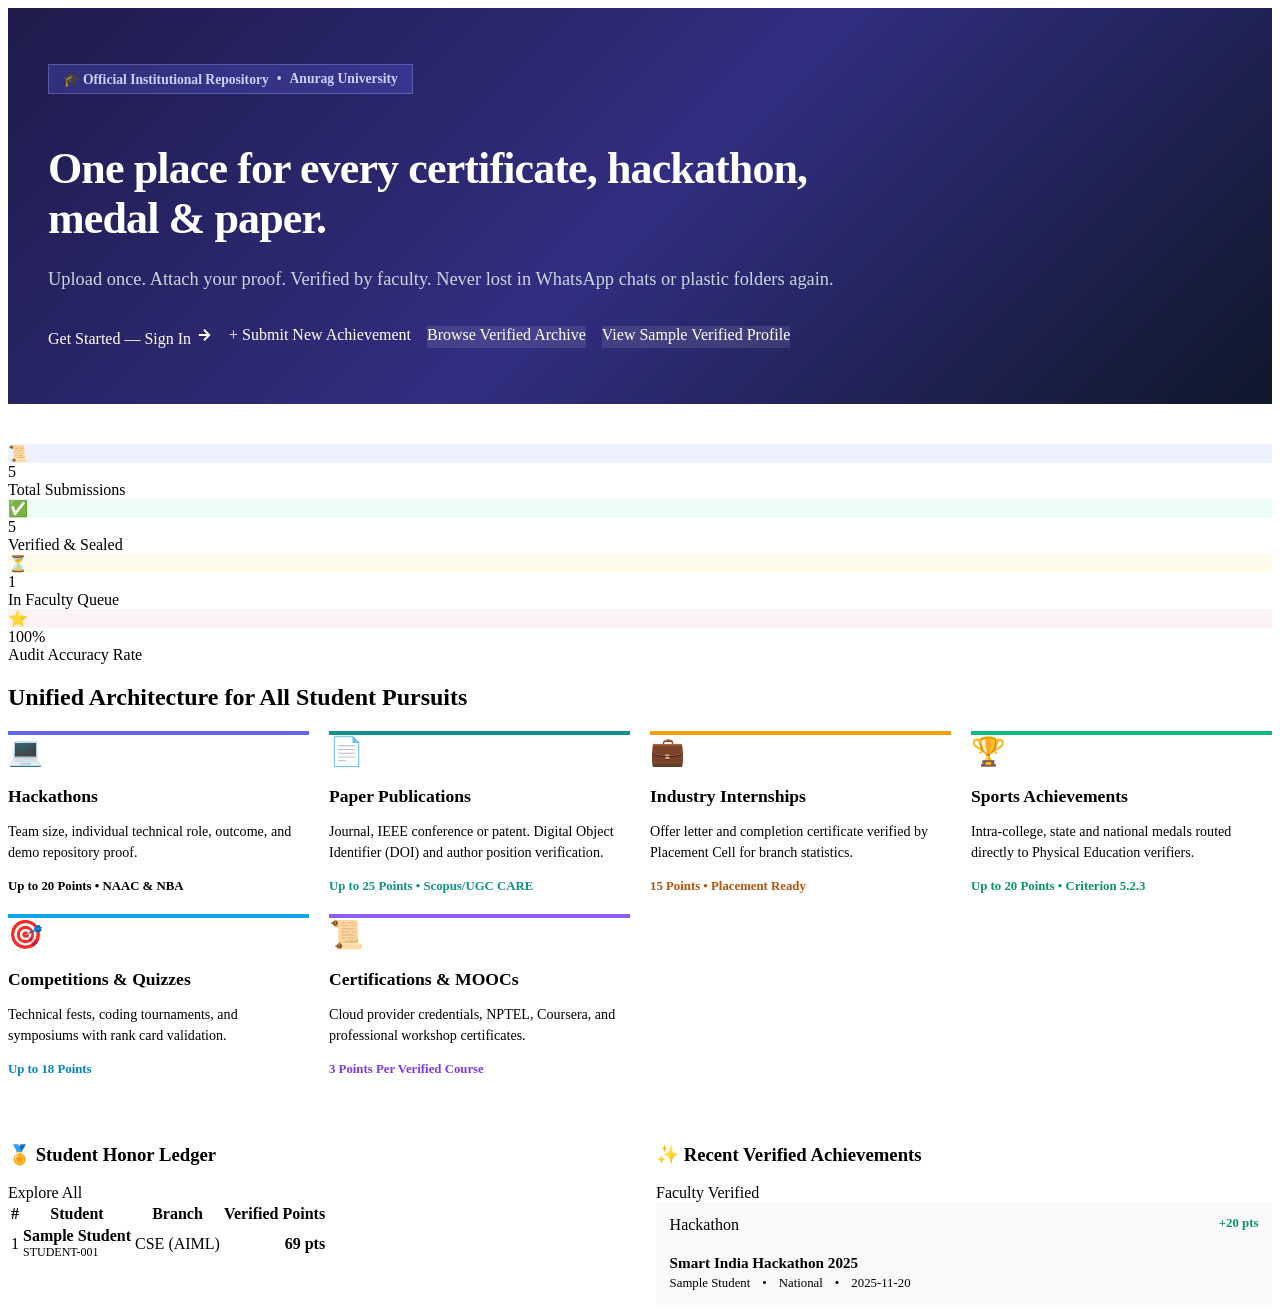
<file: backend/src/main/resources/templates/index.html>
<!DOCTYPE html>
<html xmlns:th="http://www.thymeleaf.org" xmlns:sec="http://www.thymeleaf.org/extras/spring-security">
<head th:replace="~{fragments/layout :: head('Home')}"></head>
<body>

<header th:replace="~{fragments/layout :: header}"></header>

<main class="main-content">
    <div class="container">
        <div th:replace="~{fragments/layout :: alerts}"></div>

        <!-- Hero Section -->
        <div style="background: linear-gradient(135deg, #1e1b4b, #312e81, #0f172a); border-radius: var(--radius-xl); padding: 3.5rem 2.5rem; color: white; margin-bottom: 2.5rem; position: relative; overflow: hidden; box-shadow: var(--shadow-xl);">
            <div style="position: relative; z-index: 2; max-width: 800px;">
                <div style="display: inline-flex; align-items: center; gap: 0.5rem; background: rgba(99, 102, 241, 0.25); border: 1px solid rgba(165, 180, 252, 0.3); padding: 0.35rem 0.85rem; border-radius: var(--radius-full); font-size: 0.85rem; font-weight: 600; color: #c7d2fe; margin-bottom: 1.25rem;">
                    <span>🎓 Official Institutional Repository</span>
                    <span>•</span>
                    <span>Anurag University</span>
                </div>
                <h1 style="font-size: 2.75rem; font-weight: 800; line-height: 1.15; margin-bottom: 1.25rem; letter-spacing: -0.02em;">
                    One place for every certificate, hackathon, medal &amp; paper.
                </h1>
                <p style="font-size: 1.15rem; color: #cbd5e1; line-height: 1.6; margin-bottom: 2rem;">
                    Upload once. Attach your proof. Verified by faculty. Never lost in WhatsApp chats or plastic folders again.
                </p>
                <div style="display: flex; flex-wrap: wrap; gap: 1rem;">
                    <a sec:authorize="isAnonymous()" th:href="@{/login}" class="btn btn-primary btn-lg">
                        <span>Get Started — Sign In</span>
                        <svg width="18" height="18" viewBox="0 0 24 24" fill="none" stroke="currentColor" stroke-width="2.5"><path d="M5 12h14M12 5l7 7-7 7"/></svg>
                    </a>
                    <a sec:authorize="hasRole('STUDENT')" th:href="@{/student/achievements/new}" class="btn btn-primary btn-lg">
                        <span>+ Submit New Achievement</span>
                    </a>
                    <a th:href="@{/explore}" class="btn btn-secondary btn-lg" style="background: rgba(255, 255, 255, 0.1); color: white; border-color: rgba(255, 255, 255, 0.25);">
                        <span>Browse Verified Archive</span>
                    </a>
                    <a th:href="@{/portfolio/STUDENT-001}" class="btn btn-secondary btn-lg" style="background: rgba(255, 255, 255, 0.1); color: white; border-color: rgba(255, 255, 255, 0.25);">
                        <span>View Sample Verified Profile</span>
                    </a>
                </div>
            </div>
        </div>

        <!-- Live Metrics Grid -->
        <div class="stats-grid">
            <div class="stat-card">
                <div class="stat-icon" style="background: #eef2ff; color: #4f46e5;">📜</div>
                <div>
                    <div class="stat-val" th:text="${stats.totalAchievements}">5</div>
                    <div class="stat-label">Total Submissions</div>
                </div>
            </div>
            <div class="stat-card">
                <div class="stat-icon" style="background: #ecfdf5; color: #059669;">✅</div>
                <div>
                    <div class="stat-val" th:text="${stats.approved}">5</div>
                    <div class="stat-label">Verified &amp; Sealed</div>
                </div>
            </div>
            <div class="stat-card">
                <div class="stat-icon" style="background: #fffbeb; color: #d97706;">⏳</div>
                <div>
                    <div class="stat-val" th:text="${stats.pending}">1</div>
                    <div class="stat-label">In Faculty Queue</div>
                </div>
            </div>
            <div class="stat-card">
                <div class="stat-icon" style="background: #fdf2f8; color: #db2777;">⭐</div>
                <div>
                    <div class="stat-val" th:text="${stats.verificationRate} + '%'">100%</div>
                    <div class="stat-label">Audit Accuracy Rate</div>
                </div>
            </div>
        </div>

        <!-- 6 Distinct Achievement Categories (Section 07) -->
        <h2 style="font-size: 1.5rem; font-weight: 800; color: var(--slate-900); margin-bottom: 1.25rem;">
            Unified Architecture for All Student Pursuits
        </h2>
        <div style="display: grid; grid-template-columns: repeat(auto-fit, minmax(280px, 1fr)); gap: 1.25rem; margin-bottom: 3rem;">
            <div class="card" style="border-top: 4px solid #6366f1;">
                <div style="font-size: 1.75rem; margin-bottom: 0.5rem;">💻</div>
                <h3 style="font-weight: 700; font-size: 1.1rem; margin-bottom: 0.35rem;">Hackathons</h3>
                <p style="font-size: 0.88rem; color: var(--slate-600); line-height: 1.5;">
                    Team size, individual technical role, outcome, and demo repository proof.
                </p>
                <div style="margin-top: 1rem; font-size: 0.8rem; color: var(--primary-700); font-weight: 600;">Up to 20 Points • NAAC &amp; NBA</div>
            </div>

            <div class="card" style="border-top: 4px solid #0d9488;">
                <div style="font-size: 1.75rem; margin-bottom: 0.5rem;">📄</div>
                <h3 style="font-weight: 700; font-size: 1.1rem; margin-bottom: 0.35rem;">Paper Publications</h3>
                <p style="font-size: 0.88rem; color: var(--slate-600); line-height: 1.5;">
                    Journal, IEEE conference or patent. Digital Object Identifier (DOI) and author position verification.
                </p>
                <div style="margin-top: 1rem; font-size: 0.8rem; color: #0d9488; font-weight: 600;">Up to 25 Points • Scopus/UGC CARE</div>
            </div>

            <div class="card" style="border-top: 4px solid #f59e0b;">
                <div style="font-size: 1.75rem; margin-bottom: 0.5rem;">💼</div>
                <h3 style="font-weight: 700; font-size: 1.1rem; margin-bottom: 0.35rem;">Industry Internships</h3>
                <p style="font-size: 0.88rem; color: var(--slate-600); line-height: 1.5;">
                    Offer letter and completion certificate verified by Placement Cell for branch statistics.
                </p>
                <div style="margin-top: 1rem; font-size: 0.8rem; color: #b45309; font-weight: 600;">15 Points • Placement Ready</div>
            </div>

            <div class="card" style="border-top: 4px solid #10b981;">
                <div style="font-size: 1.75rem; margin-bottom: 0.5rem;">🏆</div>
                <h3 style="font-weight: 700; font-size: 1.1rem; margin-bottom: 0.35rem;">Sports Achievements</h3>
                <p style="font-size: 0.88rem; color: var(--slate-600); line-height: 1.5;">
                    Intra-college, state and national medals routed directly to Physical Education verifiers.
                </p>
                <div style="margin-top: 1rem; font-size: 0.8rem; color: #059669; font-weight: 600;">Up to 20 Points • Criterion 5.2.3</div>
            </div>

            <div class="card" style="border-top: 4px solid #0ea5e9;">
                <div style="font-size: 1.75rem; margin-bottom: 0.5rem;">🎯</div>
                <h3 style="font-weight: 700; font-size: 1.1rem; margin-bottom: 0.35rem;">Competitions &amp; Quizzes</h3>
                <p style="font-size: 0.88rem; color: var(--slate-600); line-height: 1.5;">
                    Technical fests, coding tournaments, and symposiums with rank card validation.
                </p>
                <div style="margin-top: 1rem; font-size: 0.8rem; color: #0284c7; font-weight: 600;">Up to 18 Points</div>
            </div>

            <div class="card" style="border-top: 4px solid #8b5cf6;">
                <div style="font-size: 1.75rem; margin-bottom: 0.5rem;">📜</div>
                <h3 style="font-weight: 700; font-size: 1.1rem; margin-bottom: 0.35rem;">Certifications &amp; MOOCs</h3>
                <p style="font-size: 0.88rem; color: var(--slate-600); line-height: 1.5;">
                    Cloud provider credentials, NPTEL, Coursera, and professional workshop certificates.
                </p>
                <div style="margin-top: 1rem; font-size: 0.8rem; color: #7c3aed; font-weight: 600;">3 Points Per Verified Course</div>
            </div>
        </div>

        <!-- Leaderboard & Recent Verified Split Grid -->
        <div style="display: grid; grid-template-columns: 1fr 1fr; gap: 2rem;">
            <!-- Top Students Leaderboard -->
            <div class="card">
                <div class="card-header">
                    <h3 class="card-title">🏅 Student Honor Ledger</h3>
                    <a th:href="@{/explore}" class="btn btn-secondary btn-sm">Explore All</a>
                </div>
                <div class="table-responsive">
                    <table class="table leaderboard-table">
                        <thead>
                            <tr>
                                <th>#</th>
                                <th>Student</th>
                                <th>Branch</th>
                                <th style="text-align: right;">Verified Points</th>
                            </tr>
                        </thead>
                        <tbody>
                            <tr th:each="st, stat : ${topStudents}">
                                <td th:text="${stat.count}">1</td>
                                <td>
                                    <a th:href="@{'/portfolio/' + ${st.rollNumber}}" style="font-weight: 700;">
                                        <span th:text="${st.user.fullName}">Sample Student</span>
                                    </a>
                                    <div style="font-size: 0.75rem; color: var(--slate-500);" th:text="${st.rollNumber}">STUDENT-001</div>
                                </td>
                                <td th:text="${st.branch}">CSE (AIML)</td>
                                <td style="text-align: right; font-weight: 800; color: var(--primary-700);" th:text="${st.totalPoints} + ' pts'">69 pts</td>
                            </tr>
                        </tbody>
                    </table>
                </div>
            </div>

            <!-- Recent Verified Achievements -->
            <div class="card">
                <div class="card-header">
                    <h3 class="card-title">✨ Recent Verified Achievements</h3>
                    <span class="badge badge-approved">Faculty Verified</span>
                </div>
                <div style="display: flex; flex-direction: column; gap: 0.85rem;">
                    <div th:each="a : ${recentVerified}" style="padding: 0.85rem; border: 1px solid var(--slate-200); border-radius: var(--radius-md); background: #fafafa;">
                        <div style="display: flex; justify-content: space-between; align-items: flex-start; margin-bottom: 0.35rem;">
                            <span class="badge badge-category" th:text="${a.category.name}">Hackathon</span>
                            <span style="font-size: 0.8rem; font-weight: 700; color: #059669;" th:text="'+' + ${a.pointsAwarded} + ' pts'">+20 pts</span>
                        </div>
                        <h4 style="font-size: 0.95rem; font-weight: 700; margin-bottom: 0.25rem;">
                            <a th:href="@{'/portfolio/' + ${a.student.rollNumber}}" th:text="${a.title}">Smart India Hackathon 2025</a>
                        </h4>
                        <div style="font-size: 0.8rem; color: var(--slate-500); display: flex; gap: 0.75rem;">
                            <span th:text="${a.student.user.fullName}">Sample Student</span>
                            <span>•</span>
                            <span th:text="${a.level.displayName}">National</span>
                            <span>•</span>
                            <span th:text="${a.eventDate}">2025-11-20</span>
                        </div>
                    </div>
                </div>
            </div>
        </div>

    </div>
</main>

<footer th:replace="~{fragments/layout :: footer}"></footer>

</body>
</html>
</file>
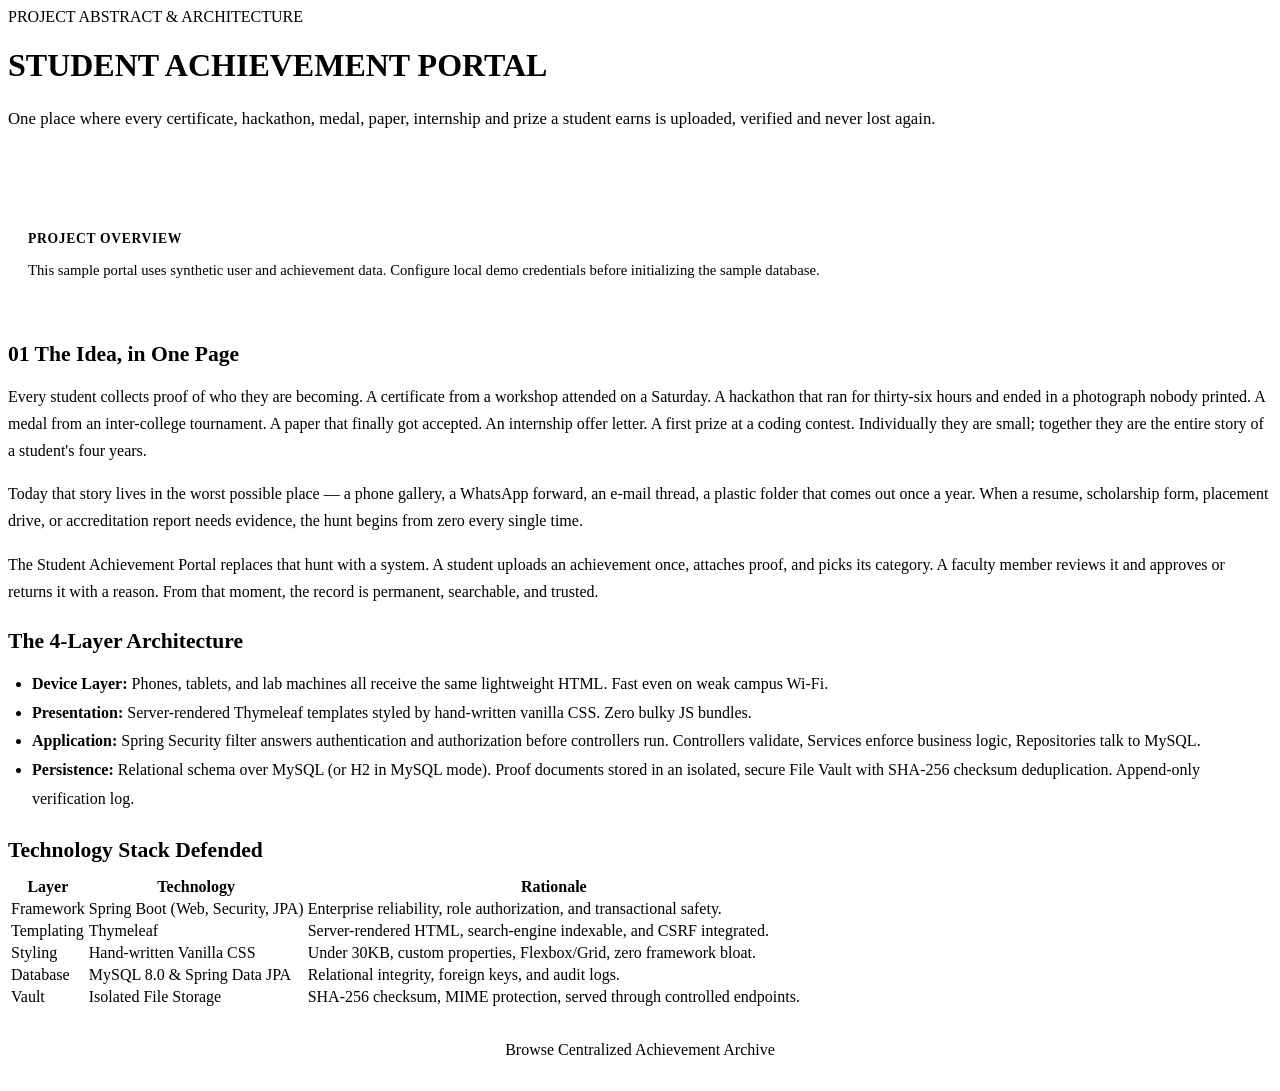
<file: backend/src/main/resources/templates/about.html>
<!DOCTYPE html>
<html xmlns:th="http://www.thymeleaf.org">
<head th:replace="~{fragments/layout :: head('About & Project Abstract')}"></head>
<body>

<header th:replace="~{fragments/layout :: header}"></header>

<main class="main-content">
    <div class="container container-narrow">

        <div class="card" style="margin-bottom: 2rem;">
            <div style="border-bottom: 2px solid var(--slate-100); padding-bottom: 1.5rem; margin-bottom: 1.5rem;">
                <span class="badge badge-level" style="margin-bottom: 0.5rem;">PROJECT ABSTRACT &amp; ARCHITECTURE</span>
                <h1 style="font-size: 2rem; font-weight: 800; color: var(--slate-900);">STUDENT ACHIEVEMENT PORTAL</h1>
                <p style="font-size: 1.05rem; color: var(--slate-600); margin-top: 0.5rem; line-height: 1.6;">
                    One place where every certificate, hackathon, medal, paper, internship and prize a student earns is uploaded, verified and never lost again.
                </p>
            </div>

            <!-- Project Overview -->
            <div style="background: var(--slate-50); border: 1px solid var(--slate-200); border-radius: var(--radius-md); padding: 1.25rem; margin-bottom: 1.75rem;">
                <h3 style="font-size: 0.85rem; text-transform: uppercase; letter-spacing: 0.05em; color: var(--slate-500); margin-bottom: 0.75rem;">Project Overview</h3>
                <p style="font-size: 0.92rem;">This sample portal uses synthetic user and achievement data. Configure local demo credentials before initializing the sample database.</p>
            </div>

            <h2 style="font-size: 1.35rem; font-weight: 700; color: var(--slate-900); margin: 1.5rem 0 0.75rem;">01 The Idea, in One Page</h2>
            <p style="color: var(--slate-700); line-height: 1.7; margin-bottom: 1rem;">
                Every student collects proof of who they are becoming. A certificate from a workshop attended on a Saturday. A hackathon that ran for thirty-six hours and ended in a photograph nobody printed. A medal from an inter-college tournament. A paper that finally got accepted. An internship offer letter. A first prize at a coding contest. Individually they are small; together they are the entire story of a student's four years.
            </p>
            <p style="color: var(--slate-700); line-height: 1.7; margin-bottom: 1rem;">
                Today that story lives in the worst possible place — a phone gallery, a WhatsApp forward, an e-mail thread, a plastic folder that comes out once a year. When a resume, scholarship form, placement drive, or accreditation report needs evidence, the hunt begins from zero every single time.
            </p>
            <p style="color: var(--slate-700); line-height: 1.7; margin-bottom: 1.5rem;">
                The Student Achievement Portal replaces that hunt with a system. A student uploads an achievement once, attaches proof, and picks its category. A faculty member reviews it and approves or returns it with a reason. From that moment, the record is permanent, searchable, and trusted.
            </p>

            <h2 style="font-size: 1.35rem; font-weight: 700; color: var(--slate-900); margin: 1.5rem 0 0.75rem;">The 4-Layer Architecture</h2>
            <ul style="padding-left: 1.5rem; line-height: 1.8; color: var(--slate-700); margin-bottom: 1.5rem;">
                <li><strong>Device Layer:</strong> Phones, tablets, and lab machines all receive the same lightweight HTML. Fast even on weak campus Wi-Fi.</li>
                <li><strong>Presentation:</strong> Server-rendered Thymeleaf templates styled by hand-written vanilla CSS. Zero bulky JS bundles.</li>
                <li><strong>Application:</strong> Spring Security filter answers authentication and authorization before controllers run. Controllers validate, Services enforce business logic, Repositories talk to MySQL.</li>
                <li><strong>Persistence:</strong> Relational schema over MySQL (or H2 in MySQL mode). Proof documents stored in an isolated, secure File Vault with SHA-256 checksum deduplication. Append-only verification log.</li>
            </ul>

            <h2 style="font-size: 1.35rem; font-weight: 700; color: var(--slate-900); margin: 1.5rem 0 0.75rem;">Technology Stack Defended</h2>
            <div class="table-responsive" style="margin-bottom: 1.5rem;">
                <table class="table">
                    <thead>
                        <tr><th>Layer</th><th>Technology</th><th>Rationale</th></tr>
                    </thead>
                    <tbody>
                        <tr><td>Framework</td><td>Spring Boot (Web, Security, JPA)</td><td>Enterprise reliability, role authorization, and transactional safety.</td></tr>
                        <tr><td>Templating</td><td>Thymeleaf</td><td>Server-rendered HTML, search-engine indexable, and CSRF integrated.</td></tr>
                        <tr><td>Styling</td><td>Hand-written Vanilla CSS</td><td>Under 30KB, custom properties, Flexbox/Grid, zero framework bloat.</td></tr>
                        <tr><td>Database</td><td>MySQL 8.0 &amp; Spring Data JPA</td><td>Relational integrity, foreign keys, and audit logs.</td></tr>
                        <tr><td>Vault</td><td>Isolated File Storage</td><td>SHA-256 checksum, MIME protection, served through controlled endpoints.</td></tr>
                    </tbody>
                </table>
            </div>

            <div style="text-align: center; margin-top: 2rem;">
                <a th:href="@{/explore}" class="btn btn-primary">Browse Centralized Achievement Archive</a>
            </div>
        </div>

    </div>
</main>

<footer th:replace="~{fragments/layout :: footer}"></footer>

</body>
</html>
</file>
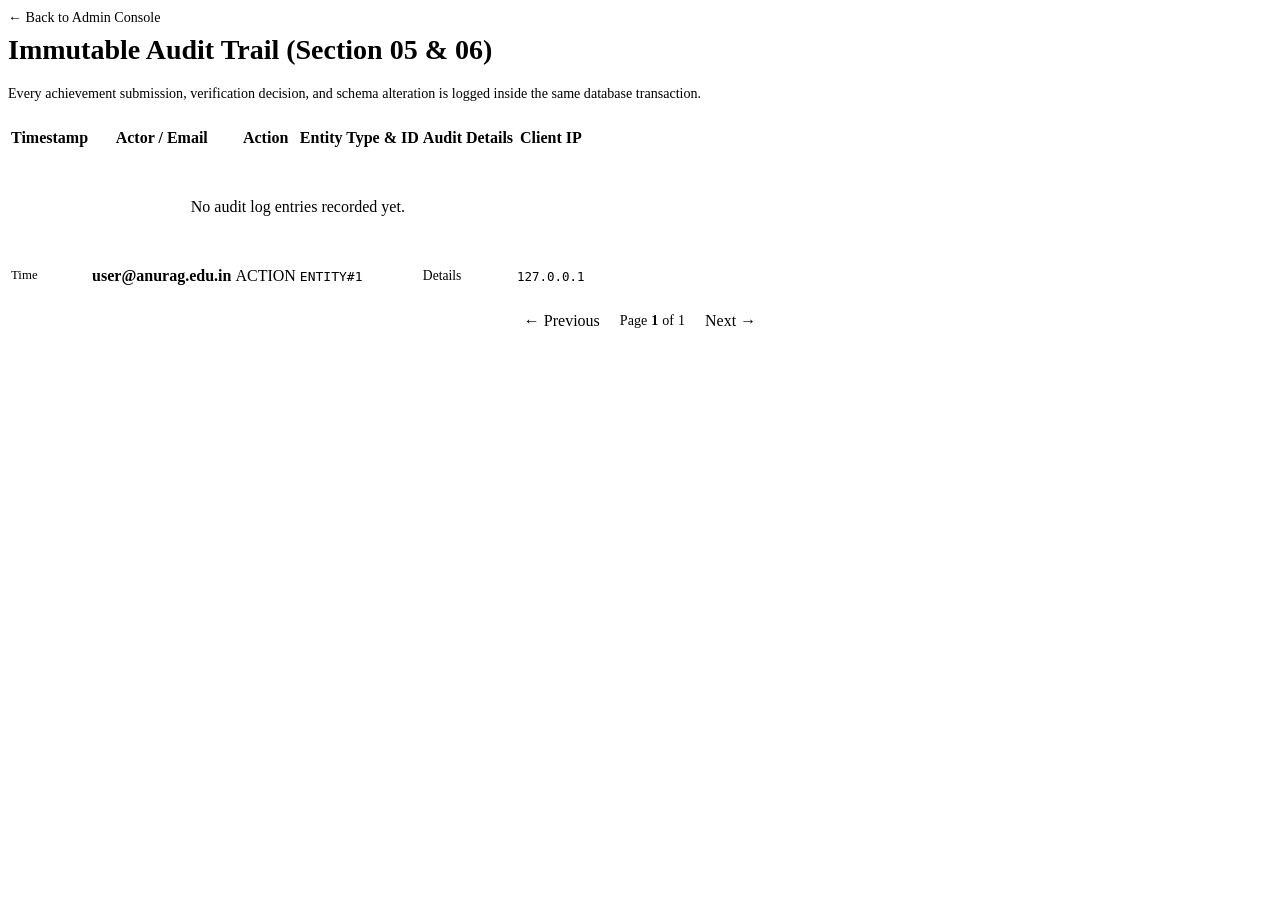
<file: backend/src/main/resources/templates/admin/audit-logs.html>
<!DOCTYPE html>
<html xmlns:th="http://www.thymeleaf.org">
<head th:replace="~{fragments/layout :: head('System Audit Log')}"></head>
<body>

<header th:replace="~{fragments/layout :: header}"></header>

<main class="main-content">
    <div class="container">
        <div th:replace="~{fragments/layout :: alerts}"></div>

        <div style="margin-bottom: 1.5rem;">
            <a th:href="@{/admin/dashboard}" style="font-size: 0.88rem; color: var(--slate-500); display: inline-flex; align-items: center; gap: 0.35rem;">
                ← Back to Admin Console
            </a>
            <h1 style="font-size: 1.75rem; font-weight: 800; color: var(--slate-900); margin-top: 0.5rem;">
                Immutable Audit Trail (Section 05 &amp; 06)
            </h1>
            <p style="font-size: 0.88rem; color: var(--slate-600); margin-top: 0.25rem;">
                Every achievement submission, verification decision, and schema alteration is logged inside the same database transaction.
            </p>
        </div>

        <div class="card" style="padding: 0; overflow: hidden;">
            <div class="table-responsive" style="border: none;">
                <table class="table">
                    <thead>
                        <tr>
                            <th>Timestamp</th>
                            <th>Actor / Email</th>
                            <th>Action</th>
                            <th>Entity Type &amp; ID</th>
                            <th>Audit Details</th>
                            <th>Client IP</th>
                        </tr>
                    </thead>
                    <tbody>
                        <tr th:if="${#lists.isEmpty(logs)}">
                            <td colspan="6" style="text-align: center; padding: 3rem; color: var(--slate-500);">
                                No audit log entries recorded yet.
                            </td>
                        </tr>
                        <tr th:each="l : ${logs}">
                            <td style="font-family: var(--font-mono); font-size: 0.8rem; white-space: nowrap;"
                                th:text="${#temporals.format(l.timestamp, 'yyyy-MM-dd HH:mm:ss')}">Time</td>
                            <td><strong th:text="${l.userEmail != null ? l.userEmail : 'SYSTEM'}">user@anurag.edu.in</strong></td>
                            <td><span class="badge badge-category" th:text="${l.action}">ACTION</span></td>
                            <td><code th:text="${l.entityType} + '#' + ${l.entityId}">ENTITY#1</code></td>
                            <td style="font-size: 0.85rem; color: var(--slate-700); max-width: 400px; word-break: break-word;" th:text="${l.details}">Details</td>
                            <td><code style="font-size: 0.78rem;" th:text="${l.ipAddress}">127.0.0.1</code></td>
                        </tr>
                    </tbody>
                </table>
            </div>
        </div>

        <!-- Pagination -->
        <div th:if="${totalPages > 1}" style="display: flex; justify-content: center; gap: 0.5rem; margin-top: 1.5rem;">
            <a th:if="${currentPage > 0}" th:href="@{/admin/audit-logs(page=${currentPage - 1})}" class="btn btn-secondary btn-sm">← Previous</a>
            <span style="display: flex; align-items: center; padding: 0 0.75rem; font-size: 0.88rem; color: var(--slate-600);">
                Page <span th:text="${currentPage + 1}" style="font-weight: 700; margin: 0 0.25rem;">1</span> of <span th:text="${totalPages}" style="margin-left: 0.25rem;">1</span>
            </span>
            <a th:if="${currentPage + 1 < totalPages}" th:href="@{/admin/audit-logs(page=${currentPage + 1})}" class="btn btn-secondary btn-sm">Next →</a>
        </div>

    </div>
</main>

<footer th:replace="~{fragments/layout :: footer}"></footer>

</body>
</html>
</file>
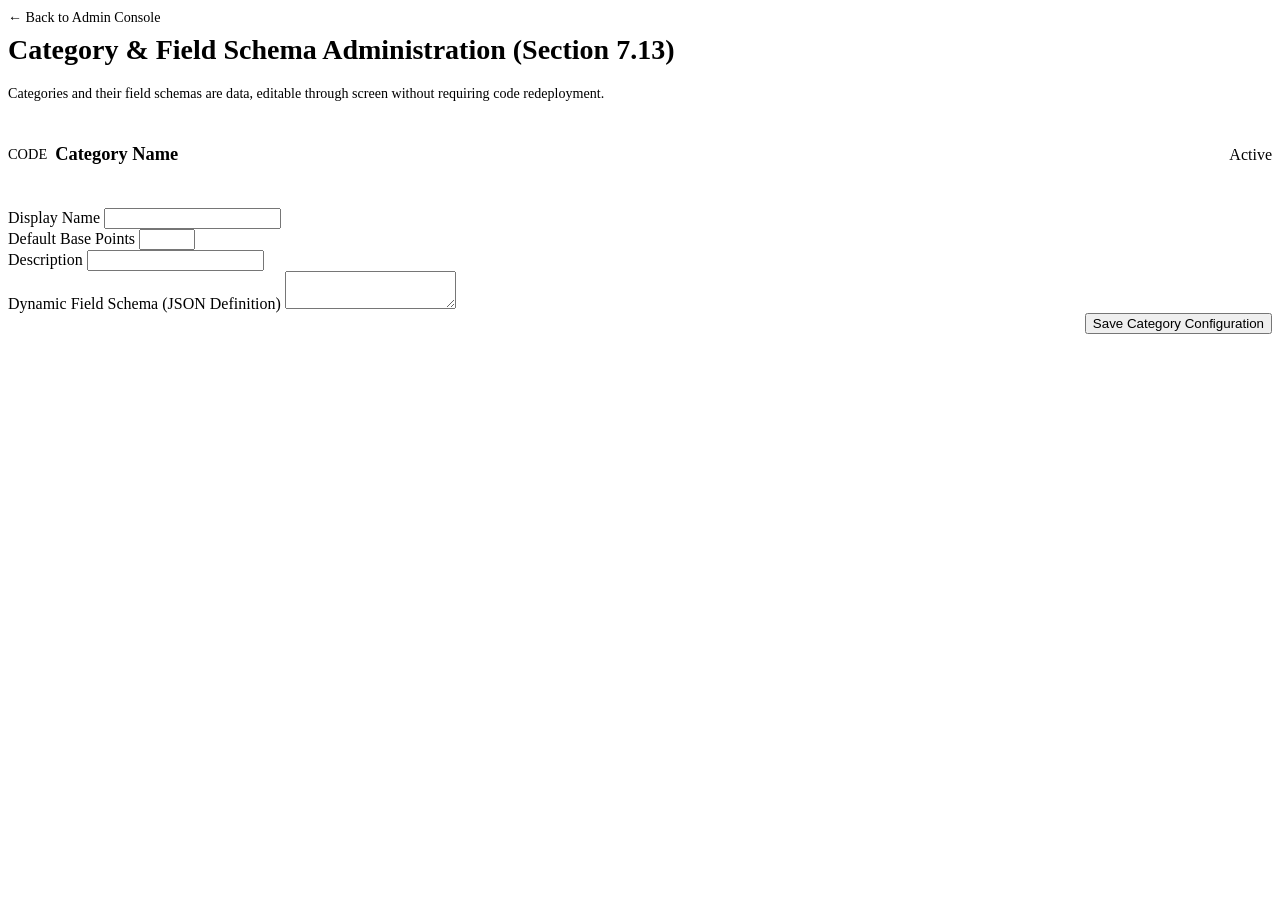
<file: backend/src/main/resources/templates/admin/categories.html>
<!DOCTYPE html>
<html xmlns:th="http://www.thymeleaf.org">
<head th:replace="~{fragments/layout :: head('Manage Categories & Schemas')}"></head>
<body>

<header th:replace="~{fragments/layout :: header}"></header>

<main class="main-content">
    <div class="container">
        <div th:replace="~{fragments/layout :: alerts}"></div>

        <div style="margin-bottom: 1.5rem;">
            <a th:href="@{/admin/dashboard}" style="font-size: 0.88rem; color: var(--slate-500); display: inline-flex; align-items: center; gap: 0.35rem;">
                ← Back to Admin Console
            </a>
            <h1 style="font-size: 1.75rem; font-weight: 800; color: var(--slate-900); margin-top: 0.5rem;">
                Category &amp; Field Schema Administration (Section 7.13)
            </h1>
            <p style="font-size: 0.88rem; color: var(--slate-600); margin-top: 0.25rem;">
                Categories and their field schemas are data, editable through screen without requiring code redeployment.
            </p>
        </div>

        <div style="display: flex; flex-direction: column; gap: 1.5rem;">
            <div th:each="cat : ${categories}" class="card">
                <form th:action="@{/admin/categories/save}" method="post">
                    <input type="hidden" th:name="${_csrf.parameterName}" th:value="${_csrf.token}"/>
                    <input type="hidden" name="code" th:value="${cat.code}"/>

                    <div style="display: flex; justify-content: space-between; align-items: center; margin-bottom: 1rem; border-bottom: 1px solid var(--slate-100); padding-bottom: 0.5rem;">
                        <div style="display: flex; align-items: center; gap: 0.5rem;">
                            <span class="badge badge-category" style="font-size: 0.9rem;" th:text="${cat.code}">CODE</span>
                            <h3 style="font-size: 1.15rem; font-weight: 700;" th:text="${cat.name}">Category Name</h3>
                        </div>
                        <span class="badge badge-approved" th:if="${cat.active}">Active</span>
                    </div>

                    <div class="form-grid-2">
                        <div class="form-group">
                            <label class="form-label">Display Name</label>
                            <input type="text" name="name" class="form-control" th:value="${cat.name}" required>
                        </div>

                        <div class="form-group">
                            <label class="form-label">Default Base Points</label>
                            <input type="number" name="defaultPoints" class="form-control" th:value="${cat.defaultPoints}" required min="1" max="100">
                        </div>
                    </div>

                    <div class="form-group">
                        <label class="form-label">Description</label>
                        <input type="text" name="description" class="form-control" th:value="${cat.description}">
                    </div>

                    <div class="form-group">
                        <label class="form-label">Dynamic Field Schema (JSON Definition)</label>
                        <textarea name="schemaJson" class="form-control" rows="2" style="font-family: var(--font-mono); font-size: 0.82rem;" th:text="${cat.schemaJson}"></textarea>
                    </div>

                    <div style="display: flex; justify-content: flex-end;">
                        <button type="submit" class="btn btn-primary btn-sm">Save Category Configuration</button>
                    </div>
                </form>
            </div>
        </div>

    </div>
</main>

<footer th:replace="~{fragments/layout :: footer}"></footer>

</body>
</html>
</file>
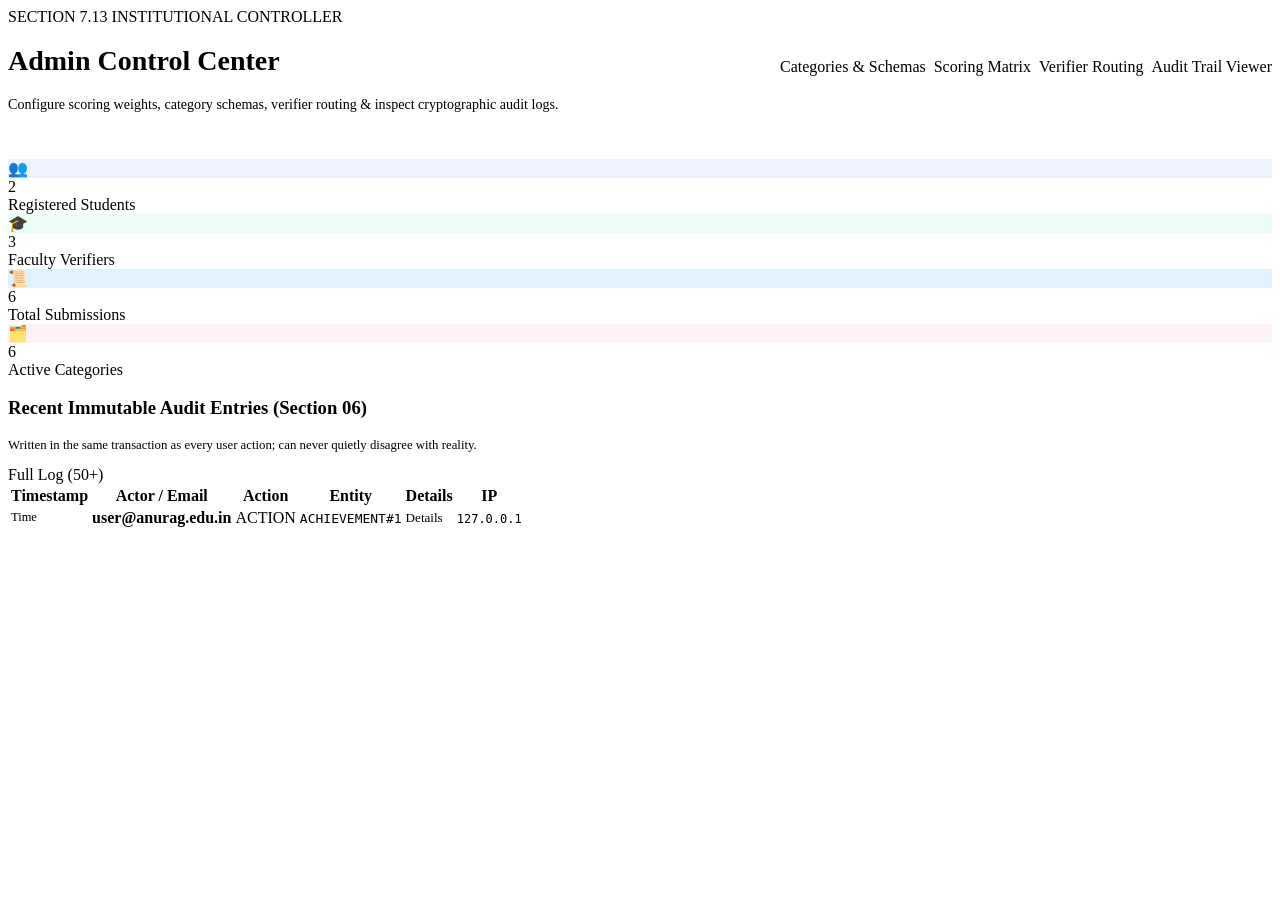
<file: backend/src/main/resources/templates/admin/dashboard.html>
<!DOCTYPE html>
<html xmlns:th="http://www.thymeleaf.org">
<head th:replace="~{fragments/layout :: head('Admin Console')}"></head>
<body>

<header th:replace="~{fragments/layout :: header}"></header>

<main class="main-content">
    <div class="container">
        <div th:replace="~{fragments/layout :: alerts}"></div>

        <div style="display: flex; justify-content: space-between; align-items: center; margin-bottom: 2rem; flex-wrap: wrap; gap: 1rem;">
            <div>
                <span class="badge badge-level" style="margin-bottom: 0.35rem;">SECTION 7.13 INSTITUTIONAL CONTROLLER</span>
                <h1 style="font-size: 1.75rem; font-weight: 800; color: var(--slate-900);">Admin Control Center</h1>
                <p style="font-size: 0.88rem; color: var(--slate-600); margin-top: 0.25rem;">
                    Configure scoring weights, category schemas, verifier routing &amp; inspect cryptographic audit logs.
                </p>
            </div>
            <div style="display: flex; gap: 0.5rem; flex-wrap: wrap;">
                <a th:href="@{/admin/categories}" class="btn btn-secondary btn-sm">Categories &amp; Schemas</a>
                <a th:href="@{/admin/scoring}" class="btn btn-secondary btn-sm">Scoring Matrix</a>
                <a th:href="@{/admin/verifiers}" class="btn btn-secondary btn-sm">Verifier Routing</a>
                <a th:href="@{/admin/audit-logs}" class="btn btn-primary btn-sm">Audit Trail Viewer</a>
            </div>
        </div>

        <div class="stats-grid">
            <div class="stat-card">
                <div class="stat-icon" style="background: #eef2ff; color: #4338ca;">👥</div>
                <div>
                    <div class="stat-val" th:text="${totalStudents}">2</div>
                    <div class="stat-label">Registered Students</div>
                </div>
            </div>
            <div class="stat-card">
                <div class="stat-icon" style="background: #ecfdf5; color: #047857;">🎓</div>
                <div>
                    <div class="stat-val" th:text="${totalFaculty}">3</div>
                    <div class="stat-label">Faculty Verifiers</div>
                </div>
            </div>
            <div class="stat-card">
                <div class="stat-icon" style="background: #e0f2fe; color: #0369a1;">📜</div>
                <div>
                    <div class="stat-val" th:text="${totalAchievements}">6</div>
                    <div class="stat-label">Total Submissions</div>
                </div>
            </div>
            <div class="stat-card">
                <div class="stat-icon" style="background: #fdf2f8; color: #be185d;">🗂️</div>
                <div>
                    <div class="stat-val" th:text="${totalCategories}">6</div>
                    <div class="stat-label">Active Categories</div>
                </div>
            </div>
        </div>

        <!-- Recent Audit Log Entries Card -->
        <div class="card">
            <div class="card-header">
                <div>
                    <h3 class="card-title">Recent Immutable Audit Entries (Section 06)</h3>
                    <p style="font-size: 0.8rem; color: var(--slate-500); margin-top: 0.2rem;">
                        Written in the same transaction as every user action; can never quietly disagree with reality.
                    </p>
                </div>
                <a th:href="@{/admin/audit-logs}" class="btn btn-secondary btn-sm">Full Log (50+)</a>
            </div>

            <div class="table-responsive">
                <table class="table">
                    <thead>
                        <tr>
                            <th>Timestamp</th>
                            <th>Actor / Email</th>
                            <th>Action</th>
                            <th>Entity</th>
                            <th>Details</th>
                            <th>IP</th>
                        </tr>
                    </thead>
                    <tbody>
                        <tr th:each="l : ${recentLogs}">
                            <td style="font-family: var(--font-mono); font-size: 0.78rem;" th:text="${#temporals.format(l.timestamp, 'yyyy-MM-dd HH:mm:ss')}">Time</td>
                            <td><strong th:text="${l.userEmail}">user@anurag.edu.in</strong></td>
                            <td><span class="badge badge-category" th:text="${l.action}">ACTION</span></td>
                            <td><code th:text="${l.entityType} + '#' + ${l.entityId}">ACHIEVEMENT#1</code></td>
                            <td style="font-size: 0.82rem; color: var(--slate-700);" th:text="${l.details}">Details</td>
                            <td><code style="font-size: 0.75rem;" th:text="${l.ipAddress}">127.0.0.1</code></td>
                        </tr>
                    </tbody>
                </table>
            </div>
        </div>

    </div>
</main>

<footer th:replace="~{fragments/layout :: footer}"></footer>

</body>
</html>
</file>
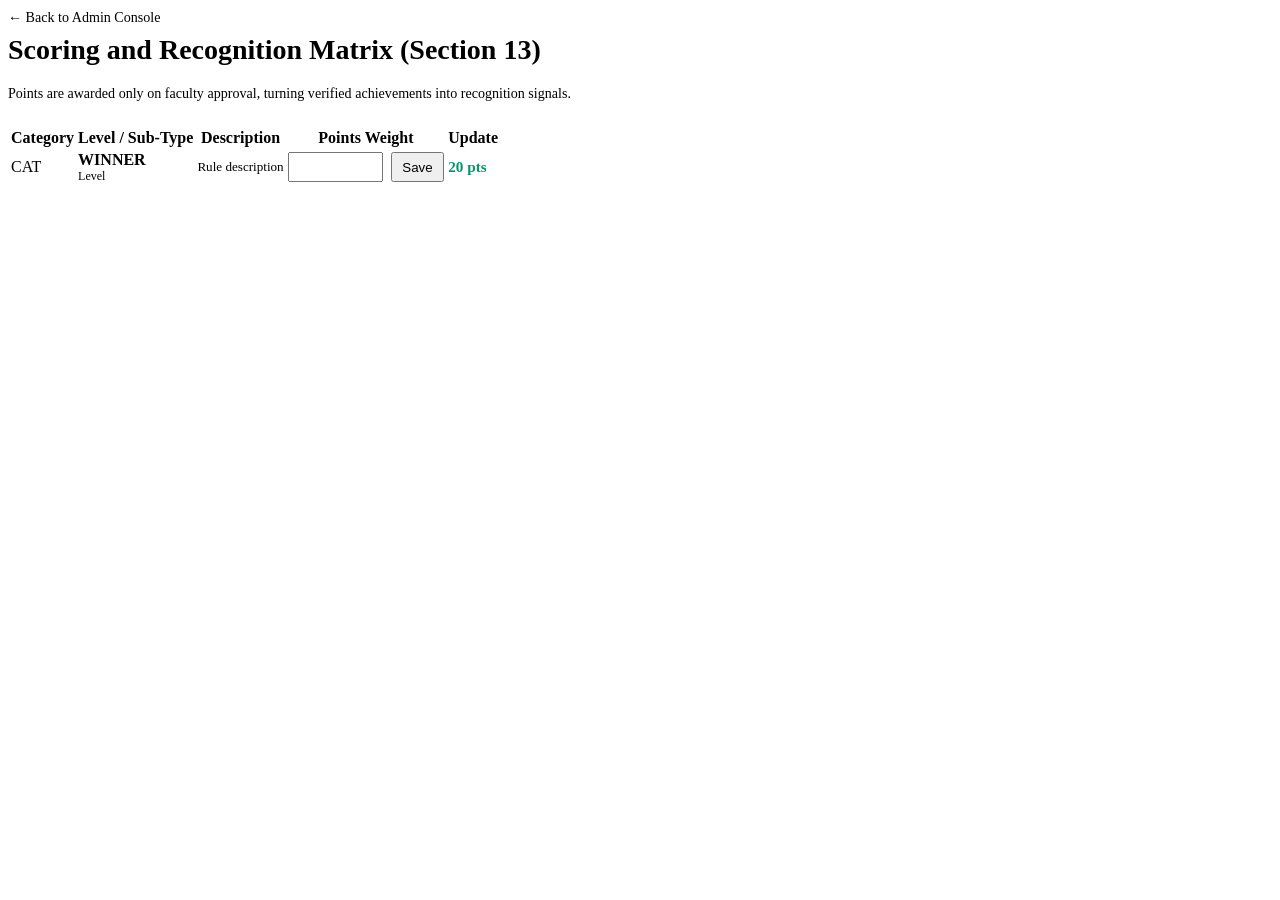
<file: backend/src/main/resources/templates/admin/scoring.html>
<!DOCTYPE html>
<html xmlns:th="http://www.thymeleaf.org">
<head th:replace="~{fragments/layout :: head('Scoring & Recognition Matrix')}"></head>
<body>

<header th:replace="~{fragments/layout :: header}"></header>

<main class="main-content">
    <div class="container container-narrow">
        <div th:replace="~{fragments/layout :: alerts}"></div>

        <div style="margin-bottom: 1.5rem;">
            <a th:href="@{/admin/dashboard}" style="font-size: 0.88rem; color: var(--slate-500); display: inline-flex; align-items: center; gap: 0.35rem;">
                ← Back to Admin Console
            </a>
            <h1 style="font-size: 1.75rem; font-weight: 800; color: var(--slate-900); margin-top: 0.5rem;">
                Scoring and Recognition Matrix (Section 13)
            </h1>
            <p style="font-size: 0.88rem; color: var(--slate-600); margin-top: 0.25rem;">
                Points are awarded only on faculty approval, turning verified achievements into recognition signals.
            </p>
        </div>

        <div class="card">
            <div class="table-responsive">
                <table class="table">
                    <thead>
                        <tr>
                            <th>Category</th>
                            <th>Level / Sub-Type</th>
                            <th>Description</th>
                            <th>Points Weight</th>
                            <th>Update</th>
                        </tr>
                    </thead>
                    <tbody>
                        <tr th:each="rule : ${rules}">
                            <td>
                                <span class="badge badge-category" th:text="${rule.categoryCode}">CAT</span>
                            </td>
                            <td>
                                <strong th:text="${rule.subType != null ? rule.subType : (rule.level != null ? rule.level.displayName : 'Standard')}">WINNER</strong>
                                <span th:if="${rule.level != null}" style="font-size: 0.75rem; color: var(--slate-500); display: block;" th:text="${rule.level.displayName}">Level</span>
                            </td>
                            <td style="font-size: 0.82rem; color: var(--slate-600);" th:text="${rule.description}">Rule description</td>
                            <td>
                                <form th:action="@{/admin/scoring/update}" method="post" style="display: flex; gap: 0.5rem; align-items: center;">
                                    <input type="hidden" th:name="${_csrf.parameterName}" th:value="${_csrf.token}"/>
                                    <input type="hidden" name="ruleId" th:value="${rule.id}"/>
                                    <input type="number" name="points" class="form-control" th:value="${rule.points}" style="width: 75px; padding: 0.35rem 0.5rem; font-weight: 700; text-align: center;" min="1" max="100" required>
                                    <button type="submit" class="btn btn-secondary btn-sm" style="padding: 0.35rem 0.6rem;">Save</button>
                                </form>
                            </td>
                            <td>
                                <strong style="color: #059669; font-size: 0.95rem;" th:text="${rule.points} + ' pts'">20 pts</strong>
                            </td>
                        </tr>
                    </tbody>
                </table>
            </div>
        </div>

    </div>
</main>

<footer th:replace="~{fragments/layout :: footer}"></footer>

</body>
</html>
</file>
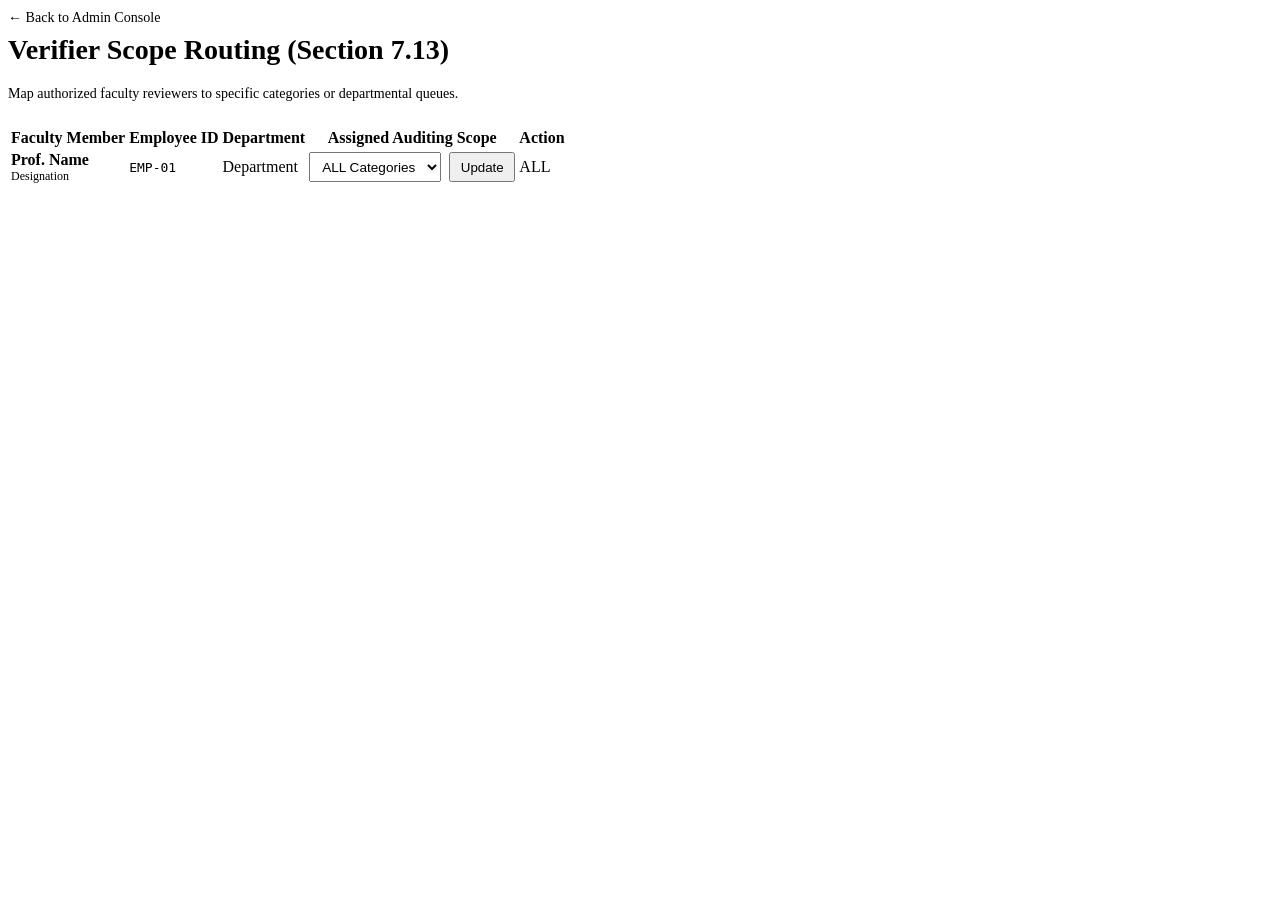
<file: backend/src/main/resources/templates/admin/verifiers.html>
<!DOCTYPE html>
<html xmlns:th="http://www.thymeleaf.org">
<head th:replace="~{fragments/layout :: head('Verifier Scope Mapping')}"></head>
<body>

<header th:replace="~{fragments/layout :: header}"></header>

<main class="main-content">
    <div class="container container-narrow">
        <div th:replace="~{fragments/layout :: alerts}"></div>

        <div style="margin-bottom: 1.5rem;">
            <a th:href="@{/admin/dashboard}" style="font-size: 0.88rem; color: var(--slate-500); display: inline-flex; align-items: center; gap: 0.35rem;">
                ← Back to Admin Console
            </a>
            <h1 style="font-size: 1.75rem; font-weight: 800; color: var(--slate-900); margin-top: 0.5rem;">
                Verifier Scope Routing (Section 7.13)
            </h1>
            <p style="font-size: 0.88rem; color: var(--slate-600); margin-top: 0.25rem;">
                Map authorized faculty reviewers to specific categories or departmental queues.
            </p>
        </div>

        <div class="card">
            <div class="table-responsive">
                <table class="table">
                    <thead>
                        <tr>
                            <th>Faculty Member</th>
                            <th>Employee ID</th>
                            <th>Department</th>
                            <th>Assigned Auditing Scope</th>
                            <th>Action</th>
                        </tr>
                    </thead>
                    <tbody>
                        <tr th:each="f : ${faculties}">
                            <td>
                                <strong th:text="${f.user.fullName}">Prof. Name</strong>
                                <div style="font-size: 0.75rem; color: var(--slate-500);" th:text="${f.designation}">Designation</div>
                            </td>
                            <td><code th:text="${f.employeeId}">EMP-01</code></td>
                            <td th:text="${f.department}">Department</td>
                            <td>
                                <form th:action="@{/admin/verifiers/update-scope}" method="post" style="display: flex; gap: 0.5rem; align-items: center;">
                                    <input type="hidden" th:name="${_csrf.parameterName}" th:value="${_csrf.token}"/>
                                    <input type="hidden" name="facultyId" th:value="${f.id}"/>
                                    <select name="assignedCategoryScope" class="form-select" style="font-size: 0.85rem; padding: 0.35rem 0.5rem;">
                                        <option value="ALL" th:selected="${f.assignedCategoryScope == 'ALL'}">ALL Categories</option>
                                        <option th:each="c : ${categories}" th:value="${c.code}" th:text="${c.name} + ' (' + ${c.code} + ')'"
                                                th:selected="${f.assignedCategoryScope == c.code}">Category</option>
                                    </select>
                                    <button type="submit" class="btn btn-secondary btn-sm" style="padding: 0.35rem 0.6rem;">Update</button>
                                </form>
                            </td>
                            <td>
                                <span class="badge badge-category" th:text="${f.assignedCategoryScope}">ALL</span>
                            </td>
                        </tr>
                    </tbody>
                </table>
            </div>
        </div>

    </div>
</main>

<footer th:replace="~{fragments/layout :: footer}"></footer>

</body>
</html>
</file>
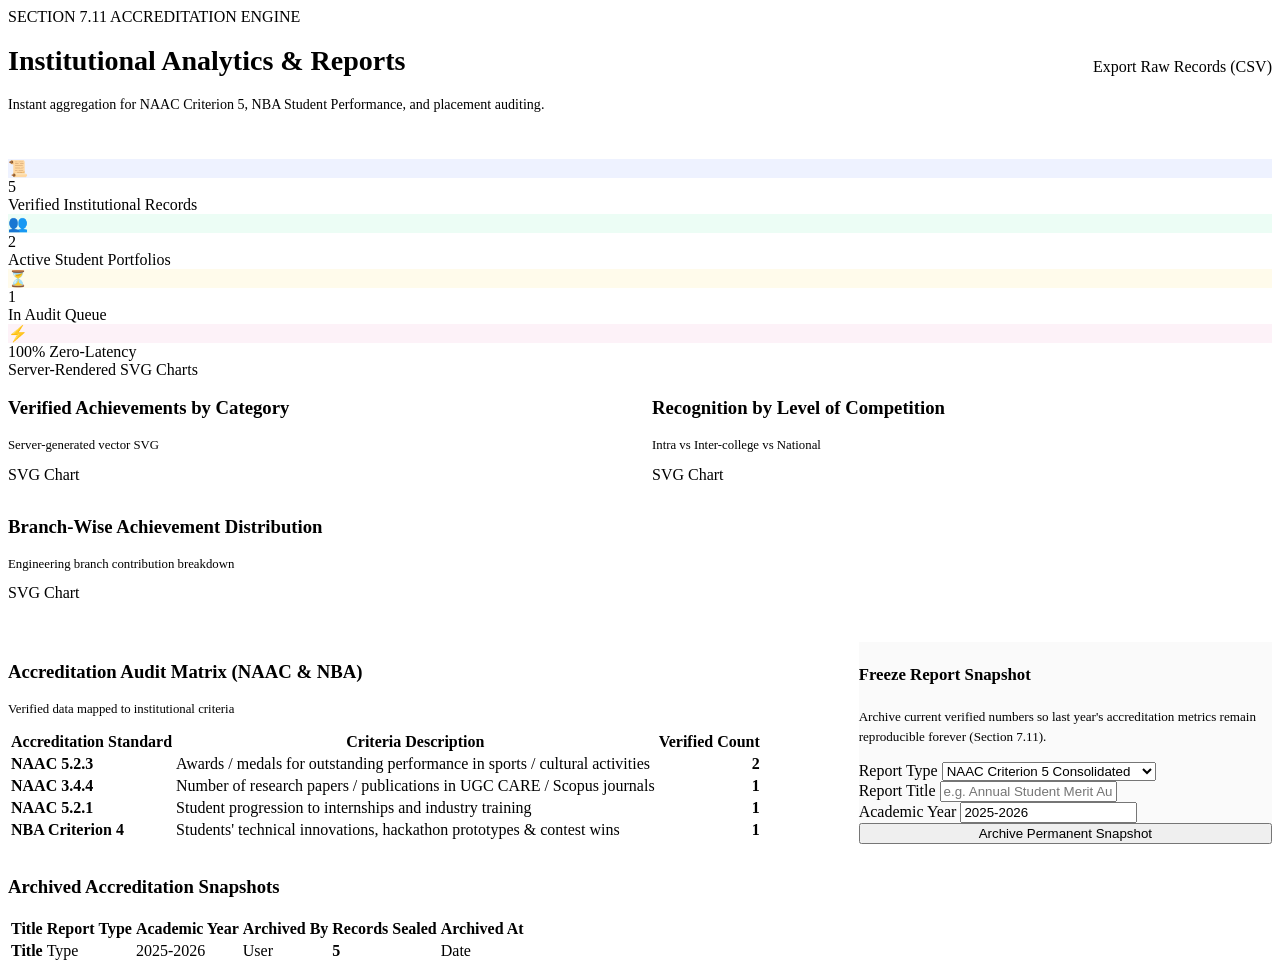
<file: backend/src/main/resources/templates/analytics/reports.html>
<!DOCTYPE html>
<html xmlns:th="http://www.thymeleaf.org">
<head th:replace="~{fragments/layout :: head('Analytics & Accreditation Reports')}"></head>
<body>

<header th:replace="~{fragments/layout :: header}"></header>

<main class="main-content">
    <div class="container">
        <div th:replace="~{fragments/layout :: alerts}"></div>

        <div style="display: flex; justify-content: space-between; align-items: center; margin-bottom: 2rem; flex-wrap: wrap; gap: 1rem;">
            <div>
                <span class="badge badge-level" style="margin-bottom: 0.35rem;">SECTION 7.11 ACCREDITATION ENGINE</span>
                <h1 style="font-size: 1.75rem; font-weight: 800; color: var(--slate-900);">Institutional Analytics &amp; Reports</h1>
                <p style="font-size: 0.88rem; color: var(--slate-600); margin-top: 0.25rem;">
                    Instant aggregation for NAAC Criterion 5, NBA Student Performance, and placement auditing.
                </p>
            </div>
            <div>
                <a th:href="@{/explore/export/csv}" class="btn btn-secondary">
                    Export Raw Records (CSV)
                </a>
            </div>
        </div>

        <!-- Top Metric Counters -->
        <div class="stats-grid">
            <div class="stat-card">
                <div class="stat-icon" style="background: #eef2ff; color: #4338ca;">📜</div>
                <div>
                    <div class="stat-val" th:text="${stats.approved}">5</div>
                    <div class="stat-label">Verified Institutional Records</div>
                </div>
            </div>
            <div class="stat-card">
                <div class="stat-icon" style="background: #ecfdf5; color: #047857;">👥</div>
                <div>
                    <div class="stat-val" th:text="${stats.totalStudents}">2</div>
                    <div class="stat-label">Active Student Portfolios</div>
                </div>
            </div>
            <div class="stat-card">
                <div class="stat-icon" style="background: #fffbeb; color: #b45309;">⏳</div>
                <div>
                    <div class="stat-val" th:text="${stats.pending}">1</div>
                    <div class="stat-label">In Audit Queue</div>
                </div>
            </div>
            <div class="stat-card">
                <div class="stat-icon" style="background: #fdf2f8; color: #be185d;">⚡</div>
                <div>
                    <div class="stat-val">100% Zero-Latency</div>
                    <div class="stat-label">Server-Rendered SVG Charts</div>
                </div>
            </div>
        </div>

        <!-- Server-Rendered SVG Charts Grid -->
        <div style="display: grid; grid-template-columns: 1fr 1fr; gap: 1.5rem; margin-bottom: 2rem;">
            <!-- Category Distribution Chart -->
            <div class="card">
                <div class="card-header">
                    <div>
                        <h3 class="card-title">Verified Achievements by Category</h3>
                        <p style="font-size: 0.8rem; color: var(--slate-500);">Server-generated vector SVG</p>
                    </div>
                </div>
                <div th:utext="${categorySvg}">SVG Chart</div>
            </div>

            <!-- Level Distribution Chart -->
            <div class="card">
                <div class="card-header">
                    <div>
                        <h3 class="card-title">Recognition by Level of Competition</h3>
                        <p style="font-size: 0.8rem; color: var(--slate-500);">Intra vs Inter-college vs National</p>
                    </div>
                </div>
                <div th:utext="${levelSvg}">SVG Chart</div>
            </div>
        </div>

        <!-- Branch Distribution Card -->
        <div class="card" style="margin-bottom: 2.5rem;">
            <div class="card-header">
                <div>
                    <h3 class="card-title">Branch-Wise Achievement Distribution</h3>
                    <p style="font-size: 0.8rem; color: var(--slate-500);">Engineering branch contribution breakdown</p>
                </div>
            </div>
            <div th:utext="${branchSvg}">SVG Chart</div>
        </div>

        <!-- NAAC / NBA Compliance Tables & Snapshot Archiver -->
        <div style="display: grid; grid-template-columns: 2fr 1fr; gap: 1.5rem;">

            <!-- Accreditation Metrics Matrix -->
            <div class="card">
                <div class="card-header">
                    <div>
                        <h3 class="card-title">Accreditation Audit Matrix (NAAC &amp; NBA)</h3>
                        <p style="font-size: 0.8rem; color: var(--slate-500);">Verified data mapped to institutional criteria</p>
                    </div>
                </div>

                <div class="table-responsive">
                    <table class="table">
                        <thead>
                            <tr>
                                <th>Accreditation Standard</th>
                                <th>Criteria Description</th>
                                <th style="text-align: right;">Verified Count</th>
                            </tr>
                        </thead>
                        <tbody>
                            <tr>
                                <td><strong>NAAC 5.2.3</strong></td>
                                <td>Awards / medals for outstanding performance in sports / cultural activities</td>
                                <td style="text-align: right; font-weight: 700; color: var(--primary-700);">2</td>
                            </tr>
                            <tr>
                                <td><strong>NAAC 3.4.4</strong></td>
                                <td>Number of research papers / publications in UGC CARE / Scopus journals</td>
                                <td style="text-align: right; font-weight: 700; color: var(--primary-700);">1</td>
                            </tr>
                            <tr>
                                <td><strong>NAAC 5.2.1</strong></td>
                                <td>Student progression to internships and industry training</td>
                                <td style="text-align: right; font-weight: 700; color: var(--primary-700);">1</td>
                            </tr>
                            <tr>
                                <td><strong>NBA Criterion 4</strong></td>
                                <td>Students' technical innovations, hackathon prototypes &amp; contest wins</td>
                                <td style="text-align: right; font-weight: 700; color: var(--primary-700);">1</td>
                            </tr>
                        </tbody>
                    </table>
                </div>
            </div>

            <!-- Freeze Annual Snapshot Form -->
            <div class="card" style="background: #fafafa; border: 1.5px dashed var(--primary-300);">
                <div class="card-header">
                    <h4 class="card-title" style="font-size: 1.05rem;">Freeze Report Snapshot</h4>
                </div>
                <p style="font-size: 0.82rem; color: var(--slate-600); margin-bottom: 1rem; line-height: 1.5;">
                    Archive current verified numbers so last year's accreditation metrics remain reproducible forever (Section 7.11).
                </p>

                <form th:action="@{/analytics/snapshot/create}" method="post">
                    <input type="hidden" th:name="${_csrf.parameterName}" th:value="${_csrf.token}"/>

                    <div class="form-group">
                        <label class="form-label">Report Type</label>
                        <select name="reportType" class="form-select" required>
                            <option value="NAAC_ANNUAL_5_2">NAAC Criterion 5 Consolidated</option>
                            <option value="NBA_STUDENT_OUTCOMES">NBA Student Performance Audit</option>
                            <option value="NIRF_STUDENT_CREDENTIALS">NIRF Institutional Filing</option>
                        </select>
                    </div>

                    <div class="form-group">
                        <label class="form-label">Report Title</label>
                        <input type="text" name="title" class="form-control" placeholder="e.g. Annual Student Merit Audit 2025-26" required>
                    </div>

                    <div class="form-group">
                        <label class="form-label">Academic Year</label>
                        <input type="text" name="academicYear" class="form-control" value="2025-2026" required>
                    </div>

                    <button type="submit" class="btn btn-primary" style="width: 100%;">
                        Archive Permanent Snapshot
                    </button>
                </form>
            </div>

        </div>

        <!-- Archived Snapshots List -->
        <div class="card" style="margin-top: 2rem;" th:if="${!#lists.isEmpty(snapshots)}">
            <div class="card-header">
                <h3 class="card-title">Archived Accreditation Snapshots</h3>
            </div>
            <div class="table-responsive">
                <table class="table">
                    <thead>
                        <tr>
                            <th>Title</th>
                            <th>Report Type</th>
                            <th>Academic Year</th>
                            <th>Archived By</th>
                            <th>Records Sealed</th>
                            <th>Archived At</th>
                        </tr>
                    </thead>
                    <tbody>
                        <tr th:each="s : ${snapshots}">
                            <td style="font-weight: 700;" th:text="${s.title}">Title</td>
                            <td><span class="badge badge-category" th:text="${s.reportType}">Type</span></td>
                            <td th:text="${s.academicYear}">2025-2026</td>
                            <td th:text="${s.generatedBy}">User</td>
                            <td><strong th:text="${s.totalRecordsIncluded}">5</strong></td>
                            <td th:text="${#temporals.format(s.generatedAt, 'dd MMM yyyy HH:mm')}">Date</td>
                        </tr>
                    </tbody>
                </table>
            </div>
        </div>

    </div>
</main>

<footer th:replace="~{fragments/layout :: footer}"></footer>

</body>
</html>
</file>
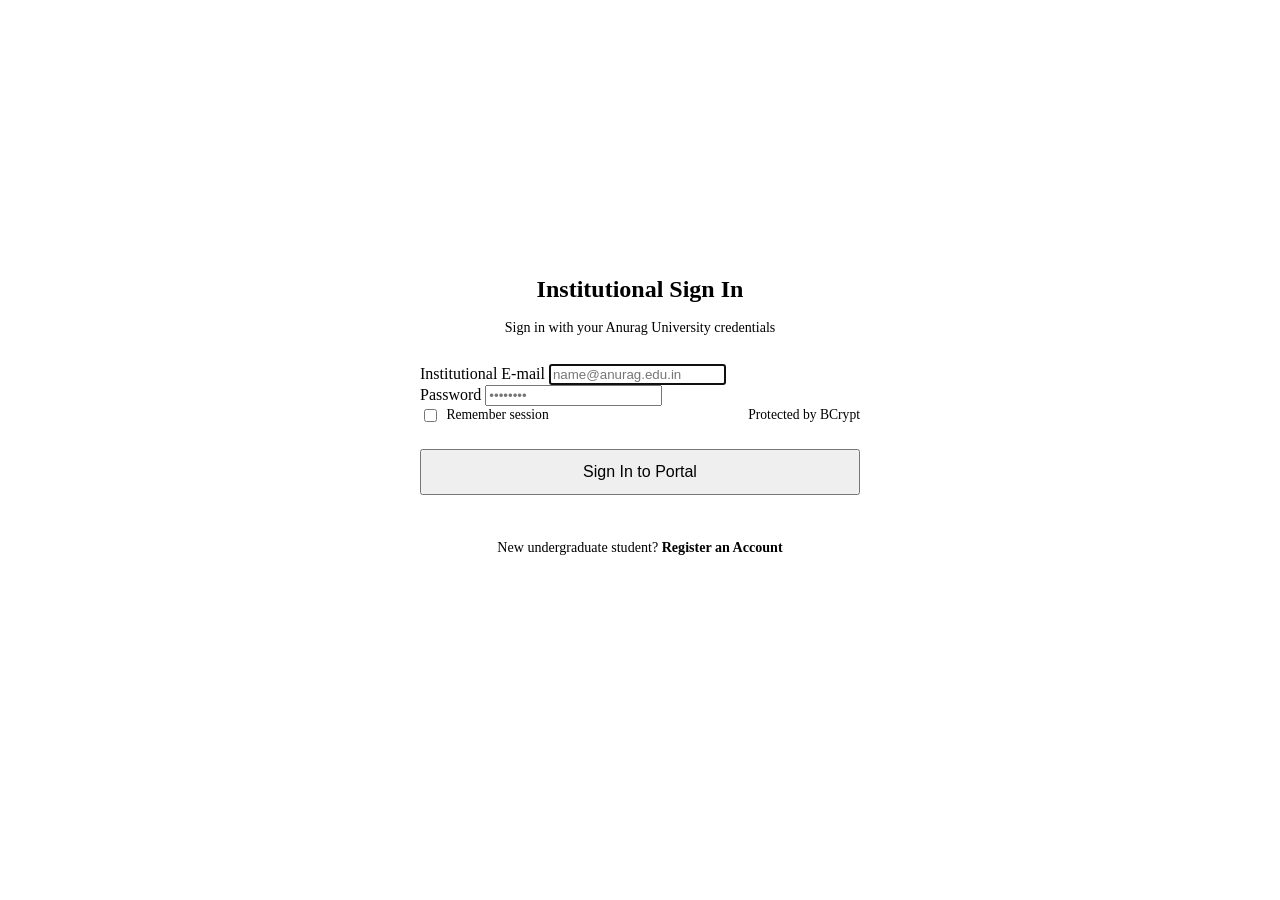
<file: backend/src/main/resources/templates/auth/login.html>
<!DOCTYPE html>
<html xmlns:th="http://www.thymeleaf.org">
<head th:replace="~{fragments/layout :: head('Sign In')}"></head>
<body style="background: var(--slate-100);">

<header th:replace="~{fragments/layout :: header}"></header>

<main class="main-content" style="display: flex; align-items: center; justify-content: center; min-height: 75vh; padding: 2rem 1rem;">
    <div style="width: 100%; max-width: 440px;">

        <div th:replace="~{fragments/layout :: alerts}"></div>

        <div class="card" style="box-shadow: var(--shadow-lg); border-radius: var(--radius-xl);">
            <div style="text-align: center; margin-bottom: 1.75rem;">
                <div style="width: 48px; height: 48px; background: linear-gradient(135deg, var(--primary-600), var(--primary-800)); color: white; border-radius: var(--radius-md); display: inline-flex; align-items: center; justify-content: center; margin-bottom: 0.75rem; box-shadow: var(--shadow-glow);">
                    <svg width="24" height="24" viewBox="0 0 24 24" fill="none" stroke="currentColor" stroke-width="2.2"><path d="M15 3h4a2 2 0 0 1 2 2v14a2 2 0 0 1-2 2h-4M10 17l5-5-5-5M15 12H3"/></svg>
                </div>
                <h1 style="font-size: 1.5rem; font-weight: 800; color: var(--slate-900);">Institutional Sign In</h1>
                <p style="font-size: 0.88rem; color: var(--slate-500); margin-top: 0.25rem;">
                    Sign in with your Anurag University credentials
                </p>
            </div>

            <form th:action="@{/login}" method="post">
                <input type="hidden" th:name="${_csrf.parameterName}" th:value="${_csrf.token}"/>

                <div class="form-group">
                    <label class="form-label" for="email">Institutional E-mail</label>
                    <input type="email" id="email" name="email" class="form-control" placeholder="name@anurag.edu.in" required autofocus>
                </div>

                <div class="form-group">
                    <label class="form-label" for="password">Password</label>
                    <input type="password" id="password" name="password" class="form-control" placeholder="••••••••" required>
                </div>

                <div style="display: flex; justify-content: space-between; align-items: center; margin-bottom: 1.5rem; font-size: 0.85rem;">
                    <label style="display: flex; align-items: center; gap: 0.4rem; cursor: pointer; color: var(--slate-600);">
                        <input type="checkbox" name="remember-me"> Remember session
                    </label>
                    <span style="color: var(--slate-400);">Protected by BCrypt</span>
                </div>

                <button type="submit" class="btn btn-primary" style="width: 100%; padding: 0.75rem; font-size: 1rem;">
                    Sign In to Portal
                </button>
            </form>

            <div style="margin-top: 1.5rem; padding-top: 1.25rem; border-top: 1px solid var(--slate-100); text-align: center; font-size: 0.88rem; color: var(--slate-600);">
                New undergraduate student?
                <a th:href="@{/register}" style="font-weight: 700; color: var(--primary-600);">Register an Account</a>
            </div>

        </div>

    </div>
</main>

<footer th:replace="~{fragments/layout :: footer}"></footer>

</body>
</html>
</file>
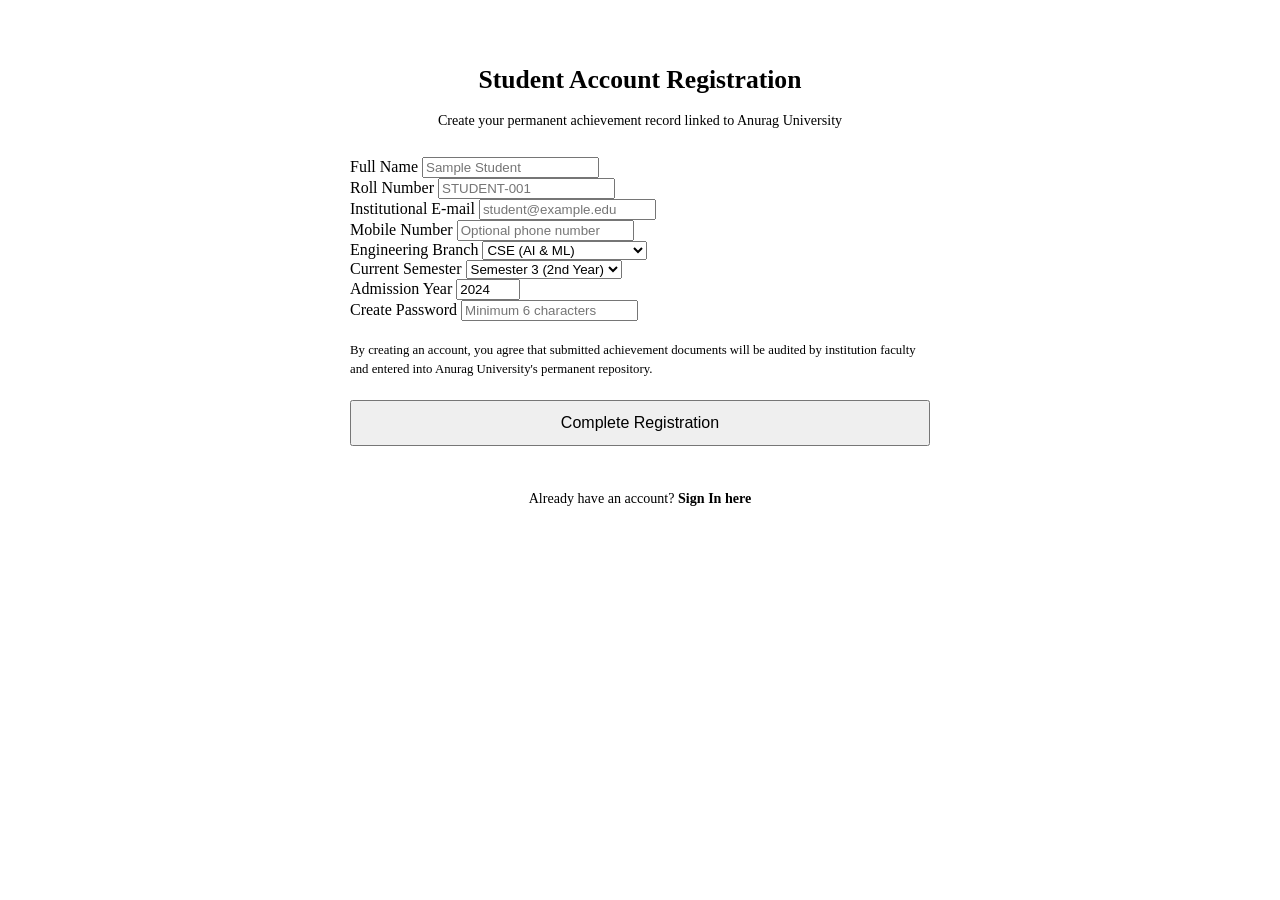
<file: backend/src/main/resources/templates/auth/register.html>
<!DOCTYPE html>
<html xmlns:th="http://www.thymeleaf.org">
<head th:replace="~{fragments/layout :: head('Register Student Account')}"></head>
<body style="background: var(--slate-100);">

<header th:replace="~{fragments/layout :: header}"></header>

<main class="main-content" style="display: flex; align-items: center; justify-content: center; padding: 2.5rem 1rem;">
    <div style="width: 100%; max-width: 580px;">

        <div th:replace="~{fragments/layout :: alerts}"></div>

        <div class="card" style="box-shadow: var(--shadow-lg); border-radius: var(--radius-xl);">
            <div style="text-align: center; margin-bottom: 1.75rem;">
                <h1 style="font-size: 1.6rem; font-weight: 800; color: var(--slate-900);">Student Account Registration</h1>
                <p style="font-size: 0.88rem; color: var(--slate-500); margin-top: 0.25rem;">
                    Create your permanent achievement record linked to Anurag University
                </p>
            </div>

            <form th:action="@{/register}" method="post">
                <input type="hidden" th:name="${_csrf.parameterName}" th:value="${_csrf.token}"/>

                <div class="form-grid-2">
                    <div class="form-group">
                        <label class="form-label" for="fullName">Full Name</label>
                        <input type="text" id="fullName" name="fullName" class="form-control" placeholder="Sample Student" required>
                    </div>

                    <div class="form-group">
                        <label class="form-label" for="rollNumber">Roll Number</label>
                        <input type="text" id="rollNumber" name="rollNumber" class="form-control" placeholder="STUDENT-001" required style="text-transform: uppercase;">
                    </div>
                </div>

                <div class="form-grid-2">
                    <div class="form-group">
                        <label class="form-label" for="email">Institutional E-mail</label>
                        <input type="email" id="email" name="email" class="form-control" placeholder="student@example.edu" required>
                    </div>

                    <div class="form-group">
                        <label class="form-label" for="phone">Mobile Number</label>
                        <input type="tel" id="phone" name="phone" class="form-control" placeholder="Optional phone number">
                    </div>
                </div>

                <div class="form-grid-2">
                    <div class="form-group">
                        <label class="form-label" for="branch">Engineering Branch</label>
                        <select id="branch" name="branch" class="form-select" required>
                            <option value="Computer Science & Engineering (AIML)">CSE (AI &amp; ML)</option>
                            <option value="Computer Science & Engineering">CSE (Core)</option>
                            <option value="Computer Science & Engineering (Data Science)">CSE (Data Science)</option>
                            <option value="Information Technology">Information Technology</option>
                            <option value="Electronics & Communication Engineering">ECE</option>
                            <option value="Electrical & Electronics Engineering">EEE</option>
                            <option value="Mechanical Engineering">Mechanical Engineering</option>
                            <option value="Civil Engineering">Civil Engineering</option>
                        </select>
                    </div>

                    <div class="form-group">
                        <label class="form-label" for="currentSemester">Current Semester</label>
                        <select id="currentSemester" name="currentSemester" class="form-select" required>
                            <option value="1">Semester 1 (1st Year)</option>
                            <option value="2">Semester 2 (1st Year)</option>
                            <option value="3" selected>Semester 3 (2nd Year)</option>
                            <option value="4">Semester 4 (2nd Year)</option>
                            <option value="5">Semester 5 (3rd Year)</option>
                            <option value="6">Semester 6 (3rd Year)</option>
                            <option value="7">Semester 7 (4th Year)</option>
                            <option value="8">Semester 8 (4th Year)</option>
                        </select>
                    </div>
                </div>

                <div class="form-grid-2">
                    <div class="form-group">
                        <label class="form-label" for="admissionYear">Admission Year</label>
                        <input type="number" id="admissionYear" name="admissionYear" class="form-control" value="2024" min="2018" max="2026" required>
                    </div>

                    <div class="form-group">
                        <label class="form-label" for="password">Create Password</label>
                        <input type="password" id="password" name="password" class="form-control" placeholder="Minimum 6 characters" required minlength="6">
                    </div>
                </div>

                <div style="margin: 1.25rem 0; font-size: 0.8rem; color: var(--slate-500); line-height: 1.5;">
                    By creating an account, you agree that submitted achievement documents will be audited by institution faculty and entered into Anurag University's permanent repository.
                </div>

                <button type="submit" class="btn btn-primary" style="width: 100%; padding: 0.75rem; font-size: 1rem;">
                    Complete Registration
                </button>
            </form>

            <div style="margin-top: 1.5rem; padding-top: 1.25rem; border-top: 1px solid var(--slate-100); text-align: center; font-size: 0.88rem; color: var(--slate-600);">
                Already have an account?
                <a th:href="@{/login}" style="font-weight: 700; color: var(--primary-600);">Sign In here</a>
            </div>
        </div>

    </div>
</main>

<footer th:replace="~{fragments/layout :: footer}"></footer>

</body>
</html>
</file>
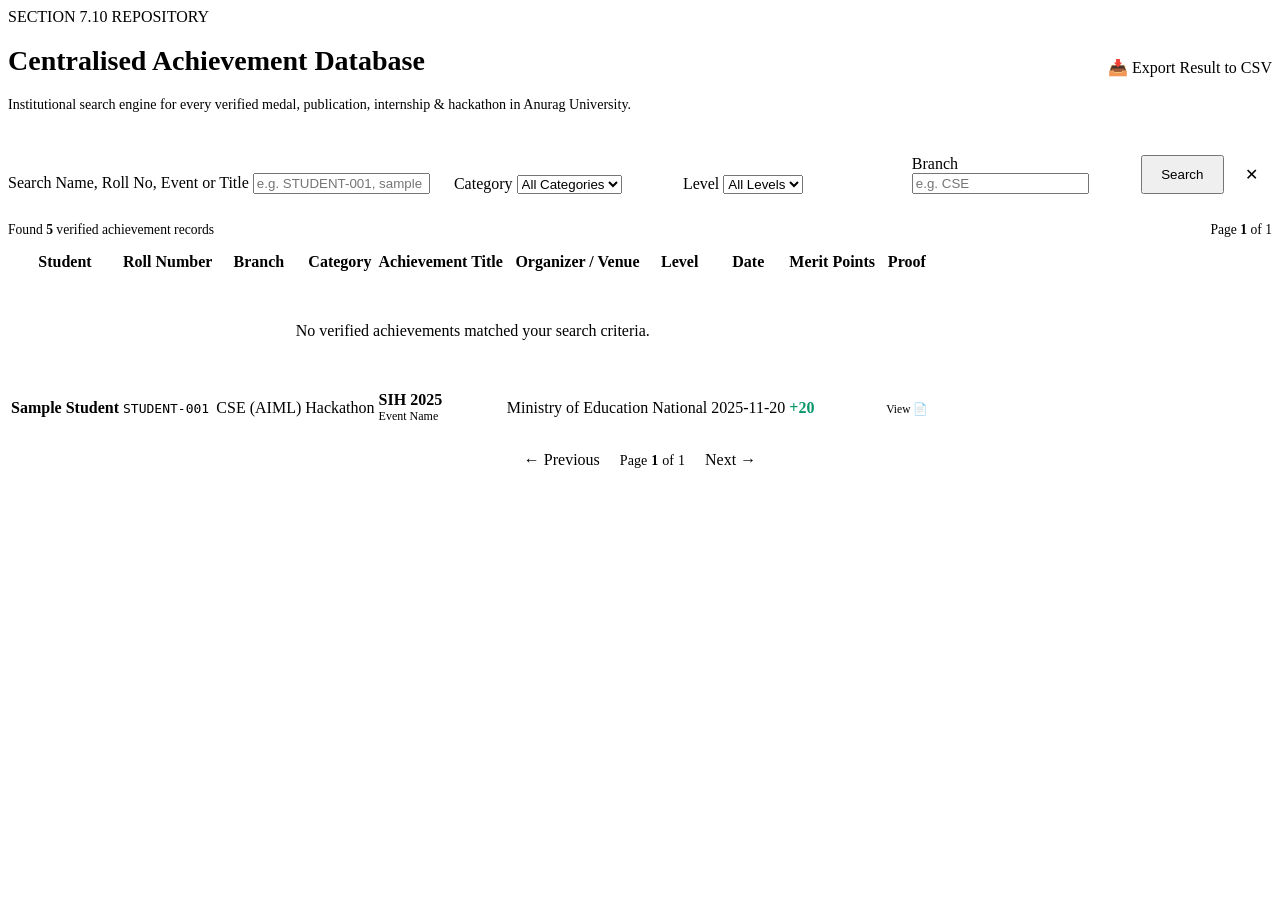
<file: backend/src/main/resources/templates/explore/database.html>
<!DOCTYPE html>
<html xmlns:th="http://www.thymeleaf.org">
<head th:replace="~{fragments/layout :: head('Central Achievement Database')}"></head>
<body>

<header th:replace="~{fragments/layout :: header}"></header>

<main class="main-content">
    <div class="container">
        <div th:replace="~{fragments/layout :: alerts}"></div>

        <div style="display: flex; justify-content: space-between; align-items: center; margin-bottom: 1.75rem; flex-wrap: wrap; gap: 1rem;">
            <div>
                <span class="badge badge-level" style="margin-bottom: 0.35rem;">SECTION 7.10 REPOSITORY</span>
                <h1 style="font-size: 1.75rem; font-weight: 800; color: var(--slate-900);">Centralised Achievement Database</h1>
                <p style="font-size: 0.88rem; color: var(--slate-600); margin-top: 0.25rem;">
                    Institutional search engine for every verified medal, publication, internship &amp; hackathon in Anurag University.
                </p>
            </div>
            <div>
                <a th:href="@{/explore/export/csv(query=${selectedQuery}, category=${selectedCategory}, level=${selectedLevel}, branch=${selectedBranch})}"
                   class="btn btn-secondary">
                    <span>📥 Export Result to CSV</span>
                </a>
            </div>
        </div>

        <!-- Search & Filter Controls -->
        <div class="card" style="margin-bottom: 1.75rem;">
            <form th:action="@{/explore}" method="get">
                <div style="display: grid; grid-template-columns: 2fr 1fr 1fr 1fr auto; gap: 0.75rem; align-items: flex-end;">
                    <div class="form-group" style="margin-bottom: 0;">
                        <label class="form-label" for="searchQuery">Search Name, Roll No, Event or Title</label>
                        <input type="text" id="searchQuery" name="query" class="form-control" placeholder="e.g. STUDENT-001, sample student, hackathon, publication..." th:value="${selectedQuery}">
                    </div>

                    <div class="form-group" style="margin-bottom: 0;">
                        <label class="form-label" for="filterCat">Category</label>
                        <select id="filterCat" name="category" class="form-select">
                            <option value="">All Categories</option>
                            <option th:each="c : ${categories}" th:value="${c.code}" th:text="${c.name}"
                                    th:selected="${c.code == selectedCategory}">Hackathon</option>
                        </select>
                    </div>

                    <div class="form-group" style="margin-bottom: 0;">
                        <label class="form-label" for="filterLvl">Level</label>
                        <select id="filterLvl" name="level" class="form-select">
                            <option value="">All Levels</option>
                            <option th:each="l : ${levels}" th:value="${l.name()}" th:text="${l.displayName}"
                                    th:selected="${l == selectedLevel}">National</option>
                        </select>
                    </div>

                    <div class="form-group" style="margin-bottom: 0;">
                        <label class="form-label" for="filterBranch">Branch</label>
                        <input type="text" id="filterBranch" name="branch" class="form-control" placeholder="e.g. CSE" th:value="${selectedBranch}">
                    </div>

                    <div style="display: flex; gap: 0.5rem;">
                        <button type="submit" class="btn btn-primary" style="padding: 0.65rem 1.15rem;">
                            Search
                        </button>
                        <a th:href="@{/explore}" class="btn btn-secondary" style="padding: 0.65rem 0.85rem;" title="Reset filters">
                            ✕
                        </a>
                    </div>
                </div>
            </form>
        </div>

        <!-- Result Stats Bar -->
        <div style="display: flex; justify-content: space-between; align-items: center; margin-bottom: 0.75rem; font-size: 0.85rem; color: var(--slate-600);">
            <div>
                Found <strong th:text="${totalElements}">5</strong> verified achievement records
            </div>
            <div th:if="${totalPages > 1}">
                Page <strong th:text="${currentPage + 1}">1</strong> of <span th:text="${totalPages}">1</span>
            </div>
        </div>

        <!-- Results Table -->
        <div class="card" style="padding: 0; overflow: hidden;">
            <div class="table-responsive" style="border: none;">
                <table class="table">
                    <thead>
                        <tr>
                            <th>Student</th>
                            <th>Roll Number</th>
                            <th>Branch</th>
                            <th>Category</th>
                            <th>Achievement Title</th>
                            <th>Organizer / Venue</th>
                            <th>Level</th>
                            <th>Date</th>
                            <th>Merit Points</th>
                            <th>Proof</th>
                        </tr>
                    </thead>
                    <tbody>
                        <tr th:if="${#lists.isEmpty(achievements)}">
                            <td colspan="10" style="text-align: center; padding: 3rem; color: var(--slate-500);">
                                No verified achievements matched your search criteria.
                            </td>
                        </tr>
                        <tr th:each="a : ${achievements}">
                            <td>
                                <a th:href="@{'/portfolio/' + ${a.student.rollNumber}}" style="font-weight: 700;">
                                    <span th:text="${a.student.user.fullName}">Sample Student</span>
                                </a>
                            </td>
                            <td>
                                <code th:text="${a.student.rollNumber}">STUDENT-001</code>
                            </td>
                            <td>
                                <span th:text="${a.student.branch}">CSE (AIML)</span>
                            </td>
                            <td>
                                <span class="badge badge-category" th:text="${a.category.name}">Hackathon</span>
                            </td>
                            <td>
                                <strong th:text="${a.title}">SIH 2025</strong>
                                <div style="font-size: 0.75rem; color: var(--slate-500);" th:text="${a.eventName}">Event Name</div>
                            </td>
                            <td th:text="${a.organizer}">Ministry of Education</td>
                            <td>
                                <span class="badge badge-level" th:text="${a.level.displayName}">National</span>
                            </td>
                            <td th:text="${a.eventDate}">2025-11-20</td>
                            <td>
                                <strong style="color: #059669;" th:text="'+' + ${a.pointsAwarded}">+20</strong>
                            </td>
                            <td>
                                <span th:if="${!#lists.isEmpty(a.documents)}">
                                    <a th:href="@{'/vault/documents/' + ${a.documents[0].id} + '/view'}" target="_blank"
                                       class="btn btn-secondary btn-sm" style="padding: 0.2rem 0.45rem; font-size: 0.72rem;">
                                        View 📄
                                    </a>
                                </span>
                            </td>
                        </tr>
                    </tbody>
                </table>
            </div>
        </div>

        <!-- Pagination -->
        <div th:if="${totalPages > 1}" style="display: flex; justify-content: center; gap: 0.5rem; margin-top: 1.5rem;">
            <a th:if="${currentPage > 0}"
               th:href="@{/explore(page=${currentPage - 1}, query=${selectedQuery}, category=${selectedCategory}, level=${selectedLevel}, branch=${selectedBranch})}"
               class="btn btn-secondary btn-sm">← Previous</a>

            <span style="display: flex; align-items: center; padding: 0 0.75rem; font-size: 0.88rem; color: var(--slate-600);">
                Page <span th:text="${currentPage + 1}" style="font-weight: 700; margin: 0 0.25rem;">1</span> of <span th:text="${totalPages}" style="margin-left: 0.25rem;">1</span>
            </span>

            <a th:if="${currentPage + 1 < totalPages}"
               th:href="@{/explore(page=${currentPage + 1}, query=${selectedQuery}, category=${selectedCategory}, level=${selectedLevel}, branch=${selectedBranch})}"
               class="btn btn-secondary btn-sm">Next →</a>
        </div>

    </div>
</main>

<footer th:replace="~{fragments/layout :: footer}"></footer>

</body>
</html>
</file>
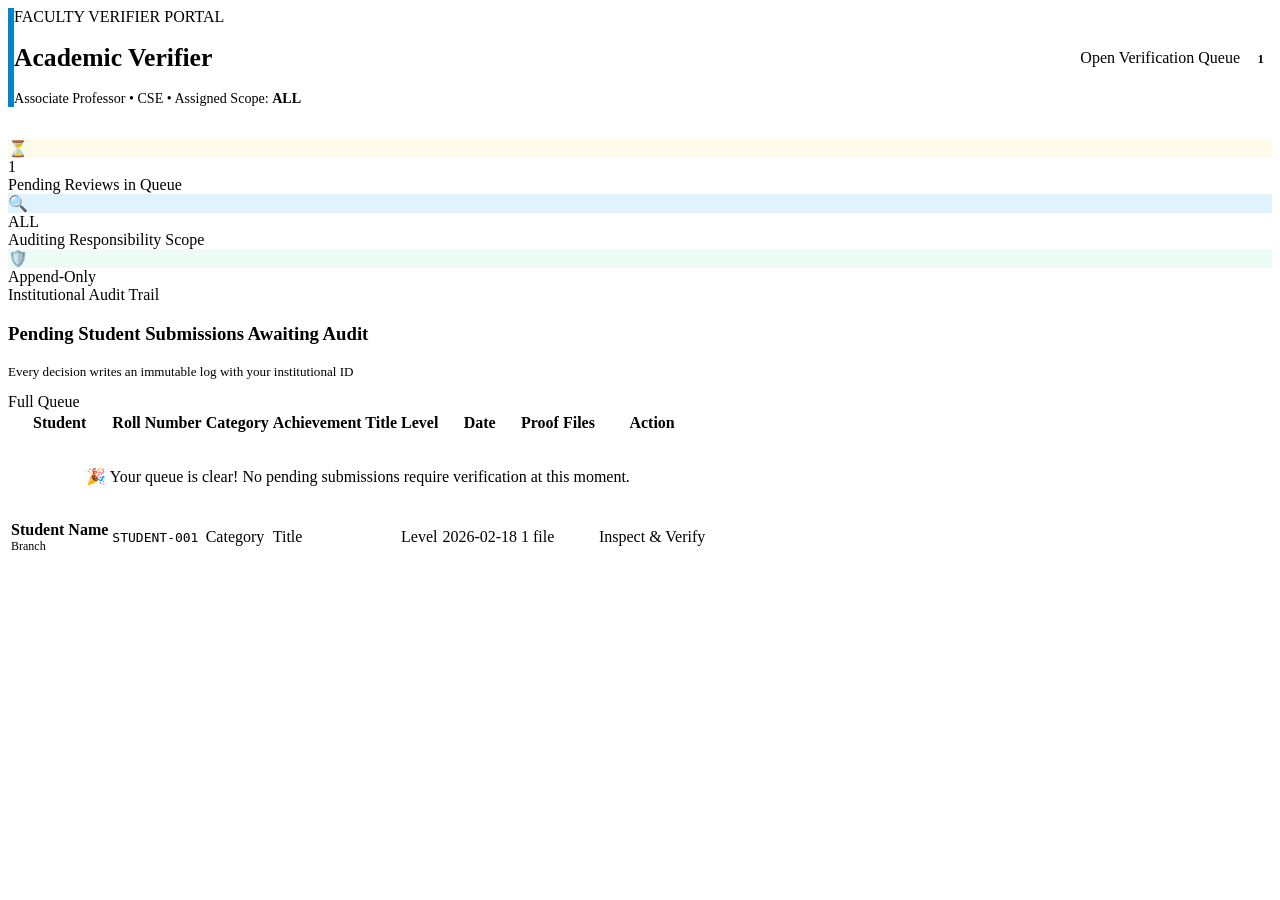
<file: backend/src/main/resources/templates/faculty/dashboard.html>
<!DOCTYPE html>
<html xmlns:th="http://www.thymeleaf.org">
<head th:replace="~{fragments/layout :: head('Faculty Verification Desk')}"></head>
<body>

<header th:replace="~{fragments/layout :: header}"></header>

<main class="main-content">
    <div class="container">
        <div th:replace="~{fragments/layout :: alerts}"></div>

        <!-- Faculty Welcome Card -->
        <div class="card" style="margin-bottom: 2rem; border-left: 6px solid #0284c7;">
            <div style="display: flex; justify-content: space-between; align-items: center; flex-wrap: wrap; gap: 1rem;">
                <div>
                    <span class="badge badge-level" style="margin-bottom: 0.35rem;">FACULTY VERIFIER PORTAL</span>
                    <h1 style="font-size: 1.6rem; font-weight: 800; color: var(--slate-900);" th:text="${faculty.user.fullName}">
                        Academic Verifier
                    </h1>
                    <div style="font-size: 0.88rem; color: var(--slate-600); margin-top: 0.25rem;">
                        <span th:text="${faculty.designation}">Associate Professor</span> •
                        <span th:text="${faculty.department}">CSE</span> •
                        Assigned Scope: <strong th:text="${faculty.assignedCategoryScope}">ALL</strong>
                    </div>
                </div>

                <div>
                    <a th:href="@{/faculty/queue}" class="btn btn-primary">
                        <span>Open Verification Queue</span>
                        <span th:if="${pendingCount > 0}" style="background: white; color: var(--primary-700); padding: 0.1rem 0.5rem; border-radius: var(--radius-full); font-size: 0.8rem; font-weight: 800; margin-left: 0.35rem;" th:text="${pendingCount}">1</span>
                    </a>
                </div>
            </div>
        </div>

        <div class="stats-grid">
            <div class="stat-card">
                <div class="stat-icon" style="background: #fffbeb; color: #b45309;">⏳</div>
                <div>
                    <div class="stat-val" th:text="${pendingCount}">1</div>
                    <div class="stat-label">Pending Reviews in Queue</div>
                </div>
            </div>

            <div class="stat-card">
                <div class="stat-icon" style="background: #e0f2fe; color: #0369a1;">🔍</div>
                <div>
                    <div class="stat-val" th:text="${faculty.assignedCategoryScope}">ALL</div>
                    <div class="stat-label">Auditing Responsibility Scope</div>
                </div>
            </div>

            <div class="stat-card">
                <div class="stat-icon" style="background: #ecfdf5; color: #047857;">🛡️</div>
                <div>
                    <div class="stat-val">Append-Only</div>
                    <div class="stat-label">Institutional Audit Trail</div>
                </div>
            </div>
        </div>

        <!-- Pending Items Table Preview -->
        <div class="card">
            <div class="card-header">
                <div>
                    <h3 class="card-title">Pending Student Submissions Awaiting Audit</h3>
                    <p style="font-size: 0.82rem; color: var(--slate-500); margin-top: 0.2rem;">
                        Every decision writes an immutable log with your institutional ID
                    </p>
                </div>
                <a th:href="@{/faculty/queue}" class="btn btn-secondary btn-sm">Full Queue</a>
            </div>

            <div class="table-responsive">
                <table class="table">
                    <thead>
                        <tr>
                            <th>Student</th>
                            <th>Roll Number</th>
                            <th>Category</th>
                            <th>Achievement Title</th>
                            <th>Level</th>
                            <th>Date</th>
                            <th>Proof Files</th>
                            <th>Action</th>
                        </tr>
                    </thead>
                    <tbody>
                        <tr th:if="${#lists.isEmpty(recentPending)}">
                            <td colspan="8" style="text-align: center; padding: 2rem; color: var(--slate-500);">
                                🎉 Your queue is clear! No pending submissions require verification at this moment.
                            </td>
                        </tr>
                        <tr th:each="a : ${recentPending}">
                            <td>
                                <strong th:text="${a.student.user.fullName}">Student Name</strong>
                                <div style="font-size: 0.75rem; color: var(--slate-500);" th:text="${a.student.branch}">Branch</div>
                            </td>
                            <td>
                                <code th:text="${a.student.rollNumber}">STUDENT-001</code>
                            </td>
                            <td>
                                <span class="badge badge-category" th:text="${a.category.name}">Category</span>
                            </td>
                            <td th:text="${a.title}">Title</td>
                            <td>
                                <span class="badge badge-level" th:text="${a.level.displayName}">Level</span>
                            </td>
                            <td th:text="${a.eventDate}">2026-02-18</td>
                            <td>
                                <span th:text="${#lists.size(a.documents)} + ' file(s)'">1 file</span>
                            </td>
                            <td>
                                <a th:href="@{'/faculty/review/' + ${a.id}}" class="btn btn-primary btn-sm">Inspect &amp; Verify</a>
                            </td>
                        </tr>
                    </tbody>
                </table>
            </div>
        </div>

    </div>
</main>

<footer th:replace="~{fragments/layout :: footer}"></footer>

</body>
</html>
</file>
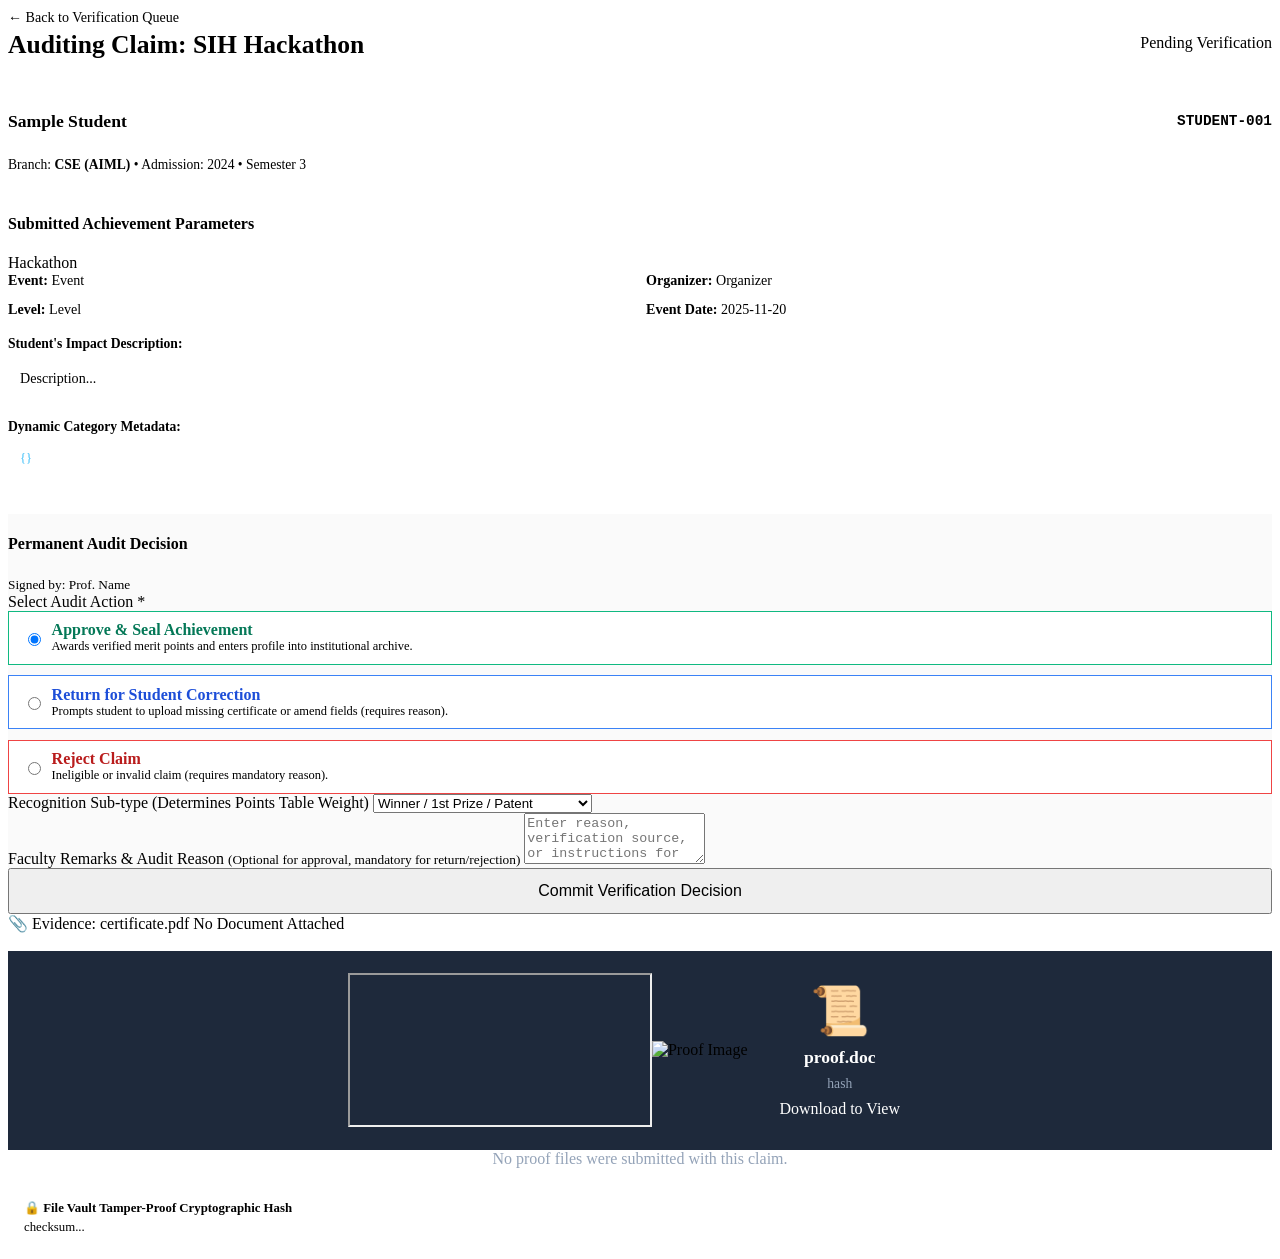
<file: backend/src/main/resources/templates/faculty/review-detail.html>
<!DOCTYPE html>
<html xmlns:th="http://www.thymeleaf.org">
<head th:replace="~{fragments/layout :: head('Review & Verify Claim')}"></head>
<body>

<header th:replace="~{fragments/layout :: header}"></header>

<main class="main-content">
    <div class="container" style="max-width: 1400px;">
        <div th:replace="~{fragments/layout :: alerts}"></div>

        <div style="display: flex; justify-content: space-between; align-items: center; margin-bottom: 1rem; flex-wrap: wrap; gap: 0.75rem;">
            <div>
                <a th:href="@{/faculty/queue}" style="font-size: 0.88rem; color: var(--slate-500); display: inline-flex; align-items: center; gap: 0.35rem;">
                    ← Back to Verification Queue
                </a>
                <h1 style="font-size: 1.6rem; font-weight: 800; color: var(--slate-900); margin-top: 0.25rem;">
                    Auditing Claim: <span th:text="${achievement.title}">SIH Hackathon</span>
                </h1>
            </div>
            <div>
                <span class="badge badge-pending">Pending Verification</span>
            </div>
        </div>

        <!-- Section 7.9 Side-by-Side Review Workspace -->
        <div class="verification-workspace">

            <!-- LEFT PANE: Claim Metadata & Decision Controls -->
            <div style="display: flex; flex-direction: column; gap: 1.25rem;">
                <!-- Student Identification Card -->
                <div class="card" style="border-left: 4px solid var(--primary-600);">
                    <div style="display: flex; justify-content: space-between; align-items: center; margin-bottom: 0.5rem;">
                        <h3 style="font-size: 1.1rem; font-weight: 700; color: var(--slate-900);" th:text="${achievement.student.user.fullName}">
                            Sample Student
                        </h3>
                        <code style="font-size: 0.9rem; font-weight: 700; color: var(--primary-700);" th:text="${achievement.student.rollNumber}">STUDENT-001</code>
                    </div>
                    <div style="font-size: 0.85rem; color: var(--slate-600);">
                        Branch: <strong th:text="${achievement.student.branch}">CSE (AIML)</strong> •
                        Admission: <span th:text="${achievement.student.admissionYear}">2024</span> •
                        Semester <span th:text="${achievement.student.currentSemester}">3</span>
                    </div>
                </div>

                <!-- Claim Details -->
                <div class="card">
                    <div class="card-header">
                        <h4 class="card-title">Submitted Achievement Parameters</h4>
                        <span class="badge badge-category" th:text="${achievement.category.name}">Hackathon</span>
                    </div>

                    <div style="display: grid; grid-template-columns: 1fr 1fr; gap: 0.75rem; font-size: 0.88rem; margin-bottom: 1rem;">
                        <div><strong>Event:</strong> <span th:text="${achievement.eventName}">Event</span></div>
                        <div><strong>Organizer:</strong> <span th:text="${achievement.organizer}">Organizer</span></div>
                        <div><strong>Level:</strong> <span class="badge badge-level" th:text="${achievement.level.displayName}">Level</span></div>
                        <div><strong>Event Date:</strong> <span th:text="${achievement.eventDate}">2025-11-20</span></div>
                    </div>

                    <div th:if="${achievement.description != null && !achievement.description.isBlank()}" style="margin-bottom: 1rem;">
                        <strong style="font-size: 0.85rem; color: var(--slate-700);">Student's Impact Description:</strong>
                        <p style="font-size: 0.88rem; color: var(--slate-600); line-height: 1.5; background: var(--slate-50); padding: 0.75rem; border-radius: var(--radius-sm); margin-top: 0.25rem;" th:text="${achievement.description}">
                            Description...
                        </p>
                    </div>

                    <!-- Schema Payload Display -->
                    <div style="margin-bottom: 1rem;">
                        <strong style="font-size: 0.85rem; color: var(--slate-700);">Dynamic Category Metadata:</strong>
                        <pre style="background: var(--slate-900); color: #38bdf8; padding: 0.75rem; border-radius: var(--radius-sm); font-size: 0.78rem; font-family: var(--font-mono); margin-top: 0.25rem; overflow-x: auto;" th:text="${achievement.metadataJson}">{}</pre>
                    </div>
                </div>

                <!-- Append-Only Faculty Decision Form -->
                <div class="card" style="border: 2px solid var(--primary-300); background: #fafafa;">
                    <div class="card-header" style="border-bottom: 1px solid var(--slate-200);">
                        <h4 class="card-title" style="color: var(--primary-900);">Permanent Audit Decision</h4>
                        <small style="color: var(--slate-500);">Signed by: <span th:text="${faculty.user.fullName}">Prof. Name</span></small>
                    </div>

                    <form th:action="@{'/faculty/verify/' + ${achievement.id}}" method="post">
                        <input type="hidden" th:name="${_csrf.parameterName}" th:value="${_csrf.token}"/>

                        <!-- Action Radios -->
                        <div class="form-group">
                            <label class="form-label">Select Audit Action *</label>
                            <div style="display: flex; flex-direction: column; gap: 0.65rem;">
                                <label style="display: flex; align-items: center; gap: 0.5rem; background: white; padding: 0.6rem 0.85rem; border-radius: var(--radius-md); border: 1px solid #10b981; cursor: pointer;">
                                    <input type="radio" name="decision" value="APPROVED" checked>
                                    <div>
                                        <strong style="color: #047857;">Approve &amp; Seal Achievement</strong>
                                        <div style="font-size: 0.78rem; color: var(--slate-500);">Awards verified merit points and enters profile into institutional archive.</div>
                                    </div>
                                </label>

                                <label style="display: flex; align-items: center; gap: 0.5rem; background: white; padding: 0.6rem 0.85rem; border-radius: var(--radius-md); border: 1px solid #3b82f6; cursor: pointer;">
                                    <input type="radio" name="decision" value="RETURNED_FOR_CORRECTION">
                                    <div>
                                        <strong style="color: #1d4ed8;">Return for Student Correction</strong>
                                        <div style="font-size: 0.78rem; color: var(--slate-500);">Prompts student to upload missing certificate or amend fields (requires reason).</div>
                                    </div>
                                </label>

                                <label style="display: flex; align-items: center; gap: 0.5rem; background: white; padding: 0.6rem 0.85rem; border-radius: var(--radius-md); border: 1px solid #ef4444; cursor: pointer;">
                                    <input type="radio" name="decision" value="REJECTED">
                                    <div>
                                        <strong style="color: #b91c1c;">Reject Claim</strong>
                                        <div style="font-size: 0.78rem; color: var(--slate-500);">Ineligible or invalid claim (requires mandatory reason).</div>
                                    </div>
                                </label>
                            </div>
                        </div>

                        <!-- SubType / Standing for scoring rules -->
                        <div class="form-group">
                            <label class="form-label" for="subType">Recognition Sub-type (Determines Points Table Weight)</label>
                            <select id="subType" name="subType" class="form-select">
                                <option value="WINNER">Winner / 1st Prize / Patent</option>
                                <option value="FINALIST">Finalist / Runner-up / Conference</option>
                                <option value="COMPLETED">Completed / Certified</option>
                                <option value="PARTICIPANT">Participant</option>
                            </select>
                        </div>

                        <!-- Remarks Field -->
                        <div class="form-group" id="remarksGroup">
                            <label class="form-label" for="remarksInput">
                                Faculty Remarks &amp; Audit Reason
                                <small style="color: var(--slate-500);">(Optional for approval, mandatory for return/rejection)</small>
                            </label>
                            <textarea id="remarksInput" name="remarks" class="form-control" rows="3" placeholder="Enter reason, verification source, or instructions for the student..."></textarea>
                        </div>

                        <button type="submit" class="btn btn-primary" style="width: 100%; padding: 0.75rem; font-size: 1rem;">
                            Commit Verification Decision
                        </button>
                    </form>
                </div>
            </div>

            <!-- RIGHT PANE: Side-by-Side Proof Document Inspection -->
            <div>
                <div class="preview-pane">
                    <div class="preview-pane-header">
                        <span th:if="${!#lists.isEmpty(achievement.documents)}">
                            📎 Evidence: <span th:text="${achievement.documents[0].originalFileName}">certificate.pdf</span>
                        </span>
                        <span th:if="${#lists.isEmpty(achievement.documents)}">No Document Attached</span>

                        <div th:if="${!#lists.isEmpty(achievement.documents)}">
                            <a th:href="@{'/vault/documents/' + ${achievement.documents[0].id} + '/download'}"
                               class="btn btn-secondary btn-sm" style="background: var(--slate-700); color: white; border: none; padding: 0.2rem 0.5rem; font-size: 0.75rem;">
                                Download Original
                            </a>
                        </div>
                    </div>

                    <div style="flex: 1; display: flex; align-items: center; justify-content: center; background: #1e293b; overflow: hidden;"
                         th:if="${!#lists.isEmpty(achievement.documents)}">
                        <!-- Preview based on content type -->
                        <iframe th:if="${achievement.documents[0].fileType.contains('pdf')}"
                                th:src="@{'/vault/documents/' + ${achievement.documents[0].id} + '/view'}"
                                class="preview-iframe"></iframe>

                        <img th:if="${achievement.documents[0].fileType.contains('image')}"
                             th:src="@{'/vault/documents/' + ${achievement.documents[0].id} + '/view'}"
                             style="max-width: 100%; max-height: 100%; object-fit: contain;" alt="Proof Image">

                        <!-- Fallback text / viewer for mock sample documents -->
                        <div th:if="${!achievement.documents[0].fileType.contains('pdf') && !achievement.documents[0].fileType.contains('image')}"
                             style="color: white; text-align: center; padding: 2rem;">
                            <div style="font-size: 3rem; margin-bottom: 0.5rem;">📜</div>
                            <div style="font-weight: 700; font-size: 1.1rem;" th:text="${achievement.documents[0].originalFileName}">proof.doc</div>
                            <div style="font-size: 0.85rem; color: #94a3b8; margin: 0.5rem 0;" th:text="'SHA-256 Checksum: ' + ${achievement.documents[0].checksumSha256}">hash</div>
                            <a th:href="@{'/vault/documents/' + ${achievement.documents[0].id} + '/download'}" class="btn btn-primary btn-sm">Download to View</a>
                        </div>
                    </div>

                    <div th:if="${#lists.isEmpty(achievement.documents)}" style="flex: 1; display: flex; align-items: center; justify-content: center; color: #94a3b8;">
                        No proof files were submitted with this claim.
                    </div>
                </div>

                <!-- SHA-256 Checksum Integrity Card -->
                <div th:if="${!#lists.isEmpty(achievement.documents)}" class="card" style="margin-top: 1rem; padding: 1rem; font-size: 0.8rem; background: var(--slate-50);">
                    <div style="font-weight: 700; color: var(--slate-700); margin-bottom: 0.25rem;">
                        🔒 File Vault Tamper-Proof Cryptographic Hash
                    </div>
                    <code style="word-break: break-all; color: var(--primary-700); font-family: var(--font-mono);" th:text="${achievement.documents[0].checksumSha256}">
                        checksum...
                    </code>
                </div>
            </div>

        </div>

    </div>
</main>

<footer th:replace="~{fragments/layout :: footer}"></footer>

</body>
</html>
</file>
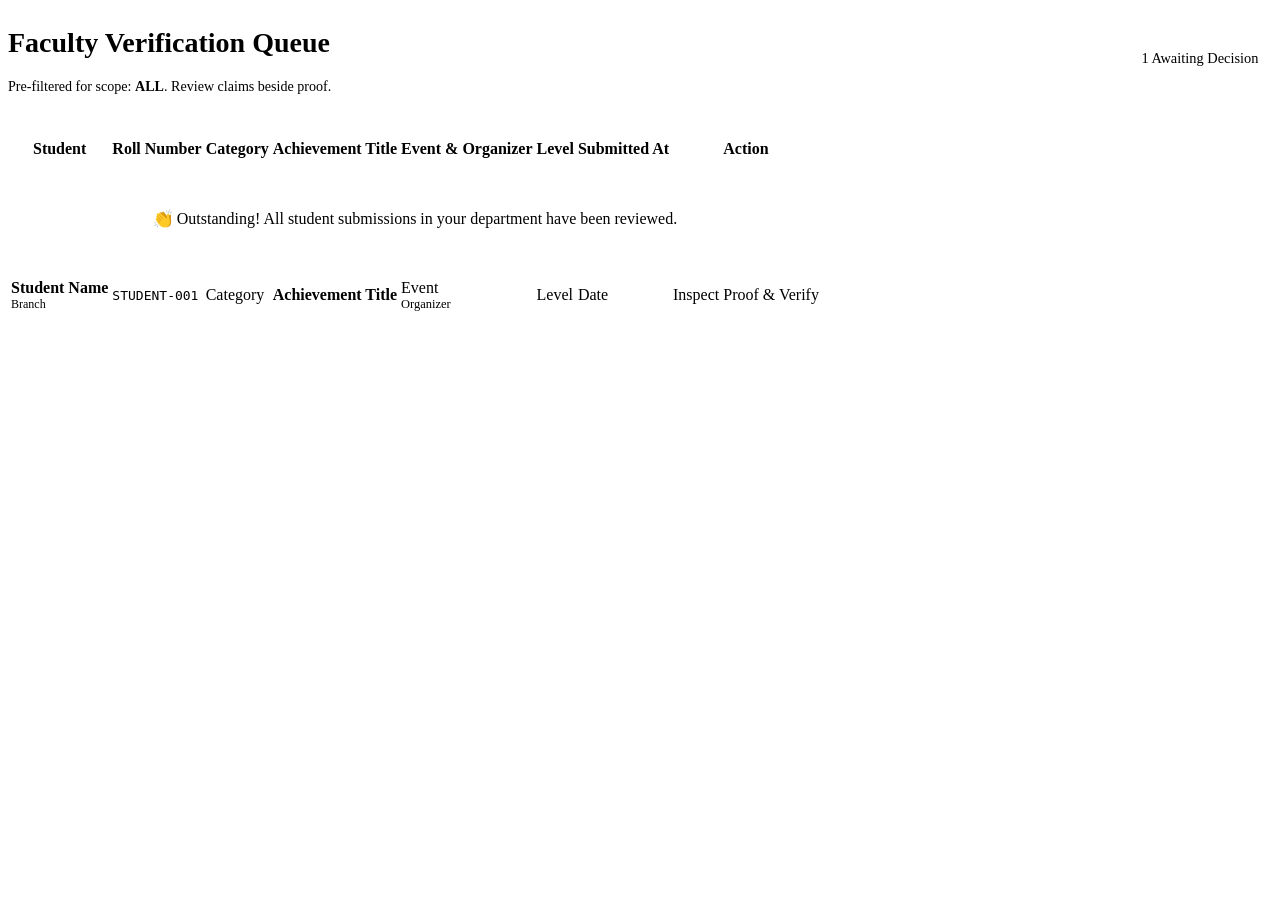
<file: backend/src/main/resources/templates/faculty/verification-queue.html>
<!DOCTYPE html>
<html xmlns:th="http://www.thymeleaf.org">
<head th:replace="~{fragments/layout :: head('Verification Queue')}"></head>
<body>

<header th:replace="~{fragments/layout :: header}"></header>

<main class="main-content">
    <div class="container">
        <div th:replace="~{fragments/layout :: alerts}"></div>

        <div style="display: flex; justify-content: space-between; align-items: center; margin-bottom: 1.75rem; flex-wrap: wrap; gap: 1rem;">
            <div>
                <h1 style="font-size: 1.75rem; font-weight: 800; color: var(--slate-900);">Faculty Verification Queue</h1>
                <p style="font-size: 0.88rem; color: var(--slate-600); margin-top: 0.25rem;">
                    Pre-filtered for scope: <strong th:text="${faculty.assignedCategoryScope}">ALL</strong>. Review claims beside proof.
                </p>
            </div>
            <div>
                <span class="badge badge-pending" style="font-size: 0.9rem; padding: 0.4rem 0.85rem;" th:text="${#lists.size(queue)} + ' Awaiting Decision'">
                    1 Awaiting Decision
                </span>
            </div>
        </div>

        <div class="card">
            <div class="table-responsive">
                <table class="table">
                    <thead>
                        <tr>
                            <th>Student</th>
                            <th>Roll Number</th>
                            <th>Category</th>
                            <th>Achievement Title</th>
                            <th>Event &amp; Organizer</th>
                            <th>Level</th>
                            <th>Submitted At</th>
                            <th>Action</th>
                        </tr>
                    </thead>
                    <tbody>
                        <tr th:if="${#lists.isEmpty(queue)}">
                            <td colspan="8" style="text-align: center; padding: 3rem; color: var(--slate-500);">
                                👏 Outstanding! All student submissions in your department have been reviewed.
                            </td>
                        </tr>
                        <tr th:each="a : ${queue}">
                            <td>
                                <strong th:text="${a.student.user.fullName}">Student Name</strong>
                                <div style="font-size: 0.75rem; color: var(--slate-500);" th:text="${a.student.branch}">Branch</div>
                            </td>
                            <td>
                                <code th:text="${a.student.rollNumber}">STUDENT-001</code>
                            </td>
                            <td>
                                <span class="badge badge-category" th:text="${a.category.name}">Category</span>
                            </td>
                            <td>
                                <div style="font-weight: 600;" th:text="${a.title}">Achievement Title</div>
                            </td>
                            <td>
                                <div th:text="${a.eventName}">Event</div>
                                <div style="font-size: 0.78rem; color: var(--slate-500);" th:text="${a.organizer}">Organizer</div>
                            </td>
                            <td>
                                <span class="badge badge-level" th:text="${a.level.displayName}">Level</span>
                            </td>
                            <td th:text="${#temporals.format(a.submittedAt, 'dd MMM yyyy HH:mm')}">Date</td>
                            <td>
                                <a th:href="@{'/faculty/review/' + ${a.id}}" class="btn btn-primary btn-sm">Inspect Proof &amp; Verify</a>
                            </td>
                        </tr>
                    </tbody>
                </table>
            </div>
        </div>

    </div>
</main>

<footer th:replace="~{fragments/layout :: footer}"></footer>

</body>
</html>
</file>
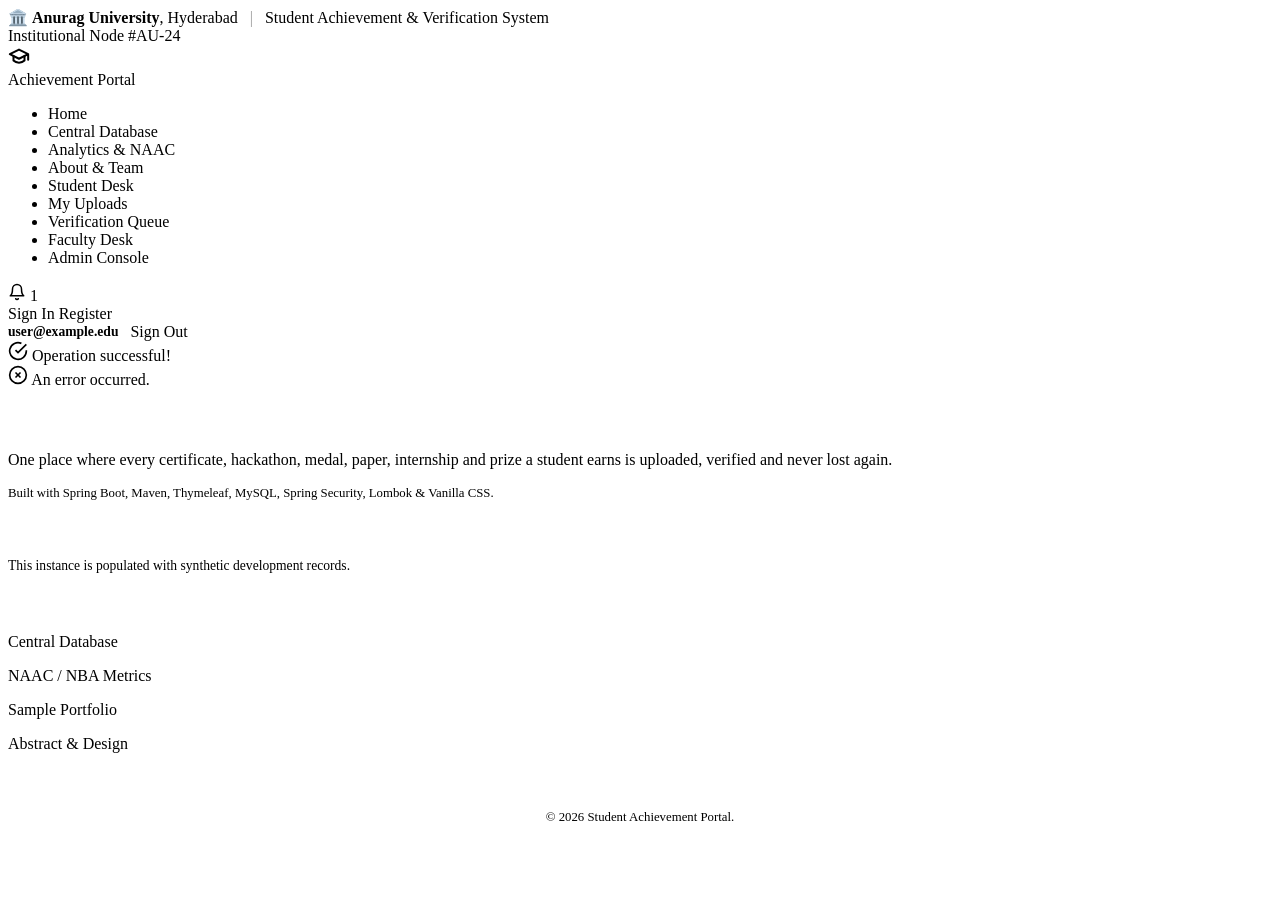
<file: backend/src/main/resources/templates/fragments/layout.html>
<!DOCTYPE html>
<html xmlns:th="http://www.thymeleaf.org" xmlns:sec="http://www.thymeleaf.org/extras/spring-security">
<head th:fragment="head(title)">
    <meta charset="UTF-8">
    <meta name="viewport" content="width=device-width, initial-scale=1.0">
    <title th:text="${title} + ' — Student Achievement Portal'">Student Achievement Portal</title>
    <link rel="stylesheet" th:href="@{/css/style.css}">
    <link rel="icon" href="data:image/svg+xml,<svg xmlns=%22http://www.w3.org/2000/svg%22 viewBox=%220 0 100 100%22><text y=%22.9em%22 font-size=%2290%22>🎓</text></svg>">
</head>
<body>

<!-- Header Fragment -->
<header th:fragment="header">
    <div class="institution-bar">
        <div>
            <span>🏛️ <strong>Anurag University</strong>, Hyderabad</span>
            <span style="margin: 0 0.5rem; opacity: 0.4;">|</span>
            <span>Student Achievement & Verification System</span>
        </div>
        <div>
            <span class="badge-pill">Institutional Node #AU-24</span>
        </div>
    </div>

    <nav class="navbar">
        <a th:href="@{/}" class="nav-brand">
            <div class="brand-icon">
                <svg width="22" height="22" viewBox="0 0 24 24" fill="none" stroke="currentColor" stroke-width="2.2" stroke-linecap="round" stroke-linejoin="round">
                    <path d="M22 10v6M2 10l10-5 10 5-10 5z"/>
                    <path d="M6 12v5c3 3 9 3 12 0v-5"/>
                </svg>
            </div>
            <span>Achievement Portal</span>
        </a>

        <ul class="nav-links">
            <li><a th:href="@{/}" th:classappend="${#httpServletRequest != null && #httpServletRequest.requestURI == '/' ? 'active' : ''}">Home</a></li>
            <li><a th:href="@{/explore}" th:classappend="${#httpServletRequest != null && #httpServletRequest.requestURI.startsWith('/explore') ? 'active' : ''}">Central Database</a></li>
            <li><a th:href="@{/analytics}" th:classappend="${#httpServletRequest != null && #httpServletRequest.requestURI.startsWith('/analytics') ? 'active' : ''}">Analytics & NAAC</a></li>
            <li><a th:href="@{/about}">About & Team</a></li>

            <li sec:authorize="hasRole('STUDENT')"><a th:href="@{/student/dashboard}">Student Desk</a></li>
            <li sec:authorize="hasRole('STUDENT')"><a th:href="@{/student/achievements}">My Uploads</a></li>

            <li sec:authorize="hasRole('FACULTY')"><a th:href="@{/faculty/queue}">Verification Queue</a></li>
            <li sec:authorize="hasRole('FACULTY')"><a th:href="@{/faculty/dashboard}">Faculty Desk</a></li>

            <li sec:authorize="hasRole('ADMIN')"><a th:href="@{/admin/dashboard}">Admin Console</a></li>
        </ul>

        <div class="nav-actions">
            <!-- Notifications Bell -->
            <div sec:authorize="isAuthenticated()">
                <a th:href="@{/notifications}" class="notif-bell-btn" title="View Notifications">
                    <svg width="18" height="18" viewBox="0 0 24 24" fill="none" stroke="currentColor" stroke-width="2" stroke-linecap="round" stroke-linejoin="round">
                        <path d="M18 8A6 6 0 0 0 6 8c0 7-3 9-3 9h18s-3-2-3-9"></path>
                        <path d="M13.73 21a2 2 0 0 1-3.46 0"></path>
                    </svg>
                    <span th:if="${unreadNotificationCount > 0}" class="notif-counter" th:text="${unreadNotificationCount}">1</span>
                </a>
            </div>

            <!-- Profile & Login/Logout -->
            <div sec:authorize="isAnonymous()">
                <a th:href="@{/login}" class="btn btn-secondary btn-sm">Sign In</a>
                <a th:href="@{/register}" class="btn btn-primary btn-sm">Register</a>
            </div>

            <div sec:authorize="isAuthenticated()" style="display: flex; align-items: center; gap: 0.75rem;">
                <span style="font-size: 0.85rem; font-weight: 600; color: var(--slate-700);"
                      sec:authentication="name">user@example.edu</span>
                <a th:href="@{/logout}" class="btn btn-secondary btn-sm">Sign Out</a>
            </div>
        </div>
    </nav>
</header>

<!-- Alerts Fragment -->
<div th:fragment="alerts">
    <div th:if="${successMessage}" class="alert alert-success">
        <svg width="20" height="20" viewBox="0 0 24 24" fill="none" stroke="currentColor" stroke-width="2"><path d="M22 11.08V12a10 10 0 1 1-5.93-9.14"></path><polyline points="22 4 12 14.01 9 11.01"></polyline></svg>
        <span th:text="${successMessage}">Operation successful!</span>
    </div>
    <div th:if="${errorMessage}" class="alert alert-error">
        <svg width="20" height="20" viewBox="0 0 24 24" fill="none" stroke="currentColor" stroke-width="2"><circle cx="12" cy="12" r="10"></circle><line x1="15" y1="9" x2="9" y2="15"></line><line x1="9" y1="9" x2="15" y2="15"></line></svg>
        <span th:text="${errorMessage}">An error occurred.</span>
    </div>
</div>

<!-- Footer Fragment -->
<footer th:fragment="footer">
    <div class="footer-grid">
        <div>
            <h4 style="color: white; margin-bottom: 0.75rem; font-size: 1.05rem;">Student Achievement Portal</h4>
            <p style="margin-bottom: 0.5rem; line-height: 1.6;">
                One place where every certificate, hackathon, medal, paper, internship and prize a student earns is uploaded, verified and never lost again.
            </p>
            <p style="font-size: 0.8rem; color: var(--slate-500);">
                Built with Spring Boot, Maven, Thymeleaf, MySQL, Spring Security, Lombok &amp; Vanilla CSS.
            </p>
        </div>
        <div>
            <h5 style="color: white; margin-bottom: 0.75rem; font-size: 0.95rem;">Sample Data</h5>
            <p style="font-size: 0.85rem;">This instance is populated with synthetic development records.</p>
        </div>
        <div>
            <h5 style="color: white; margin-bottom: 0.75rem; font-size: 0.95rem;">Quick Links</h5>
            <p><a th:href="@{/explore}" style="color: var(--slate-400);">Central Database</a></p>
            <p><a th:href="@{/analytics}" style="color: var(--slate-400);">NAAC / NBA Metrics</a></p>
            <p><a th:href="@{/portfolio/STUDENT-001}" style="color: var(--slate-400);">Sample Portfolio</a></p>
            <p><a th:href="@{/about}" style="color: var(--slate-400);">Abstract &amp; Design</a></p>
        </div>
    </div>
    <div style="text-align: center; margin-top: 2rem; padding-top: 1.5rem; border-top: 1px solid rgba(255, 255, 255, 0.05); font-size: 0.8rem;">
        &copy; 2026 Student Achievement Portal.
    </div>
    <script th:src="@{/js/app.js}"></script>
</footer>

</body>
</html>
</file>
